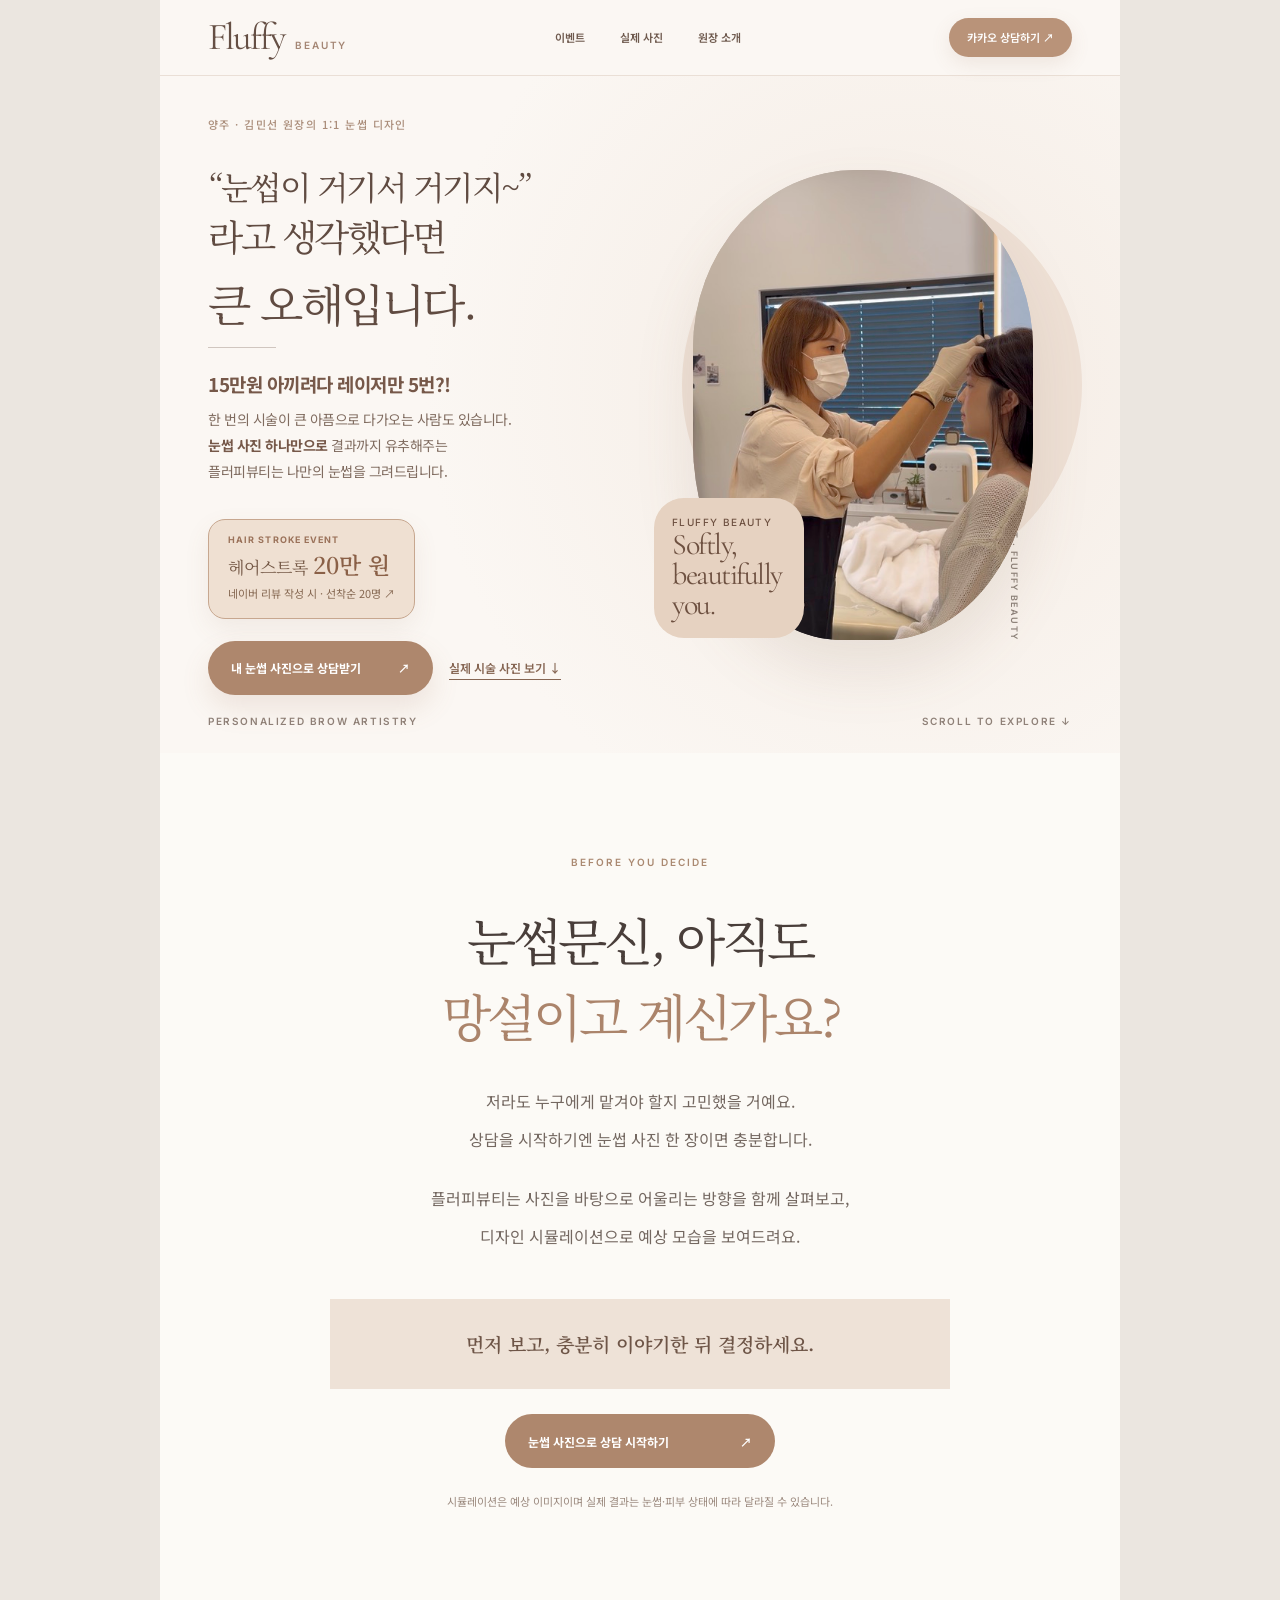
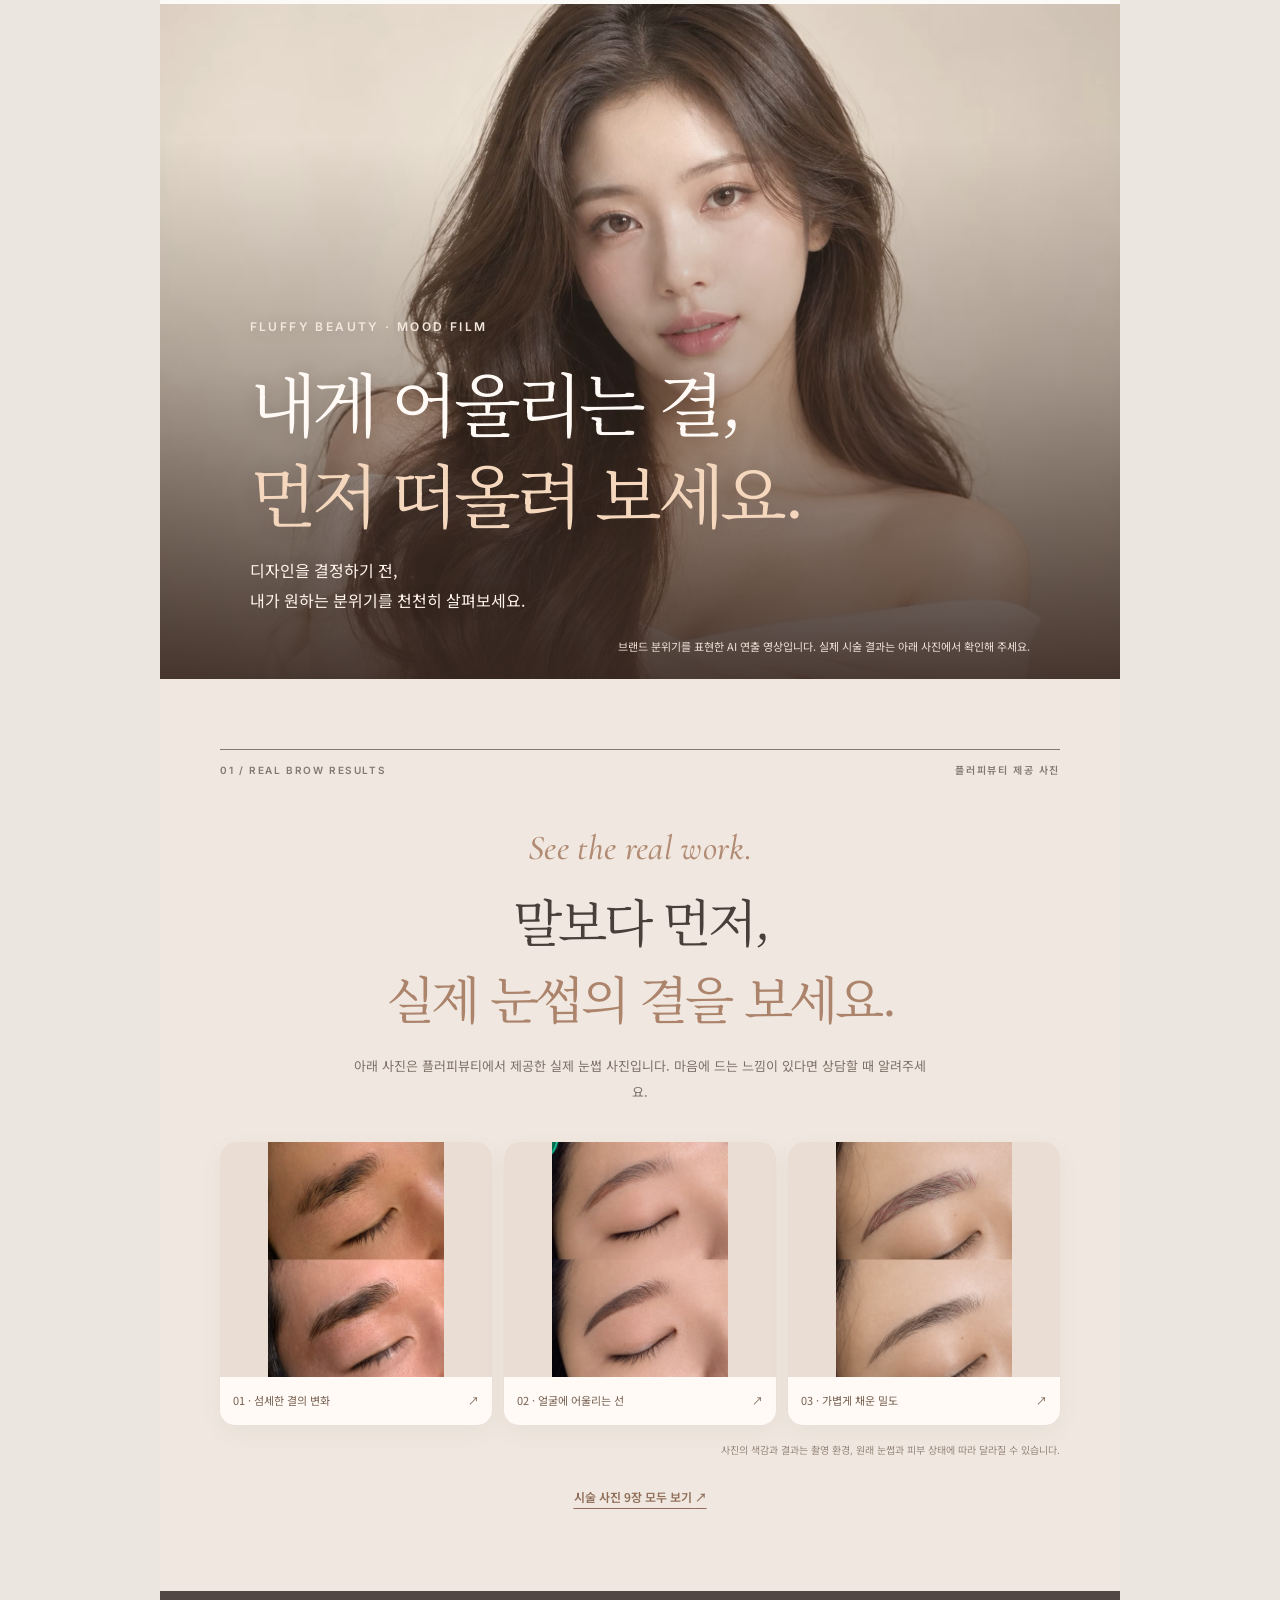
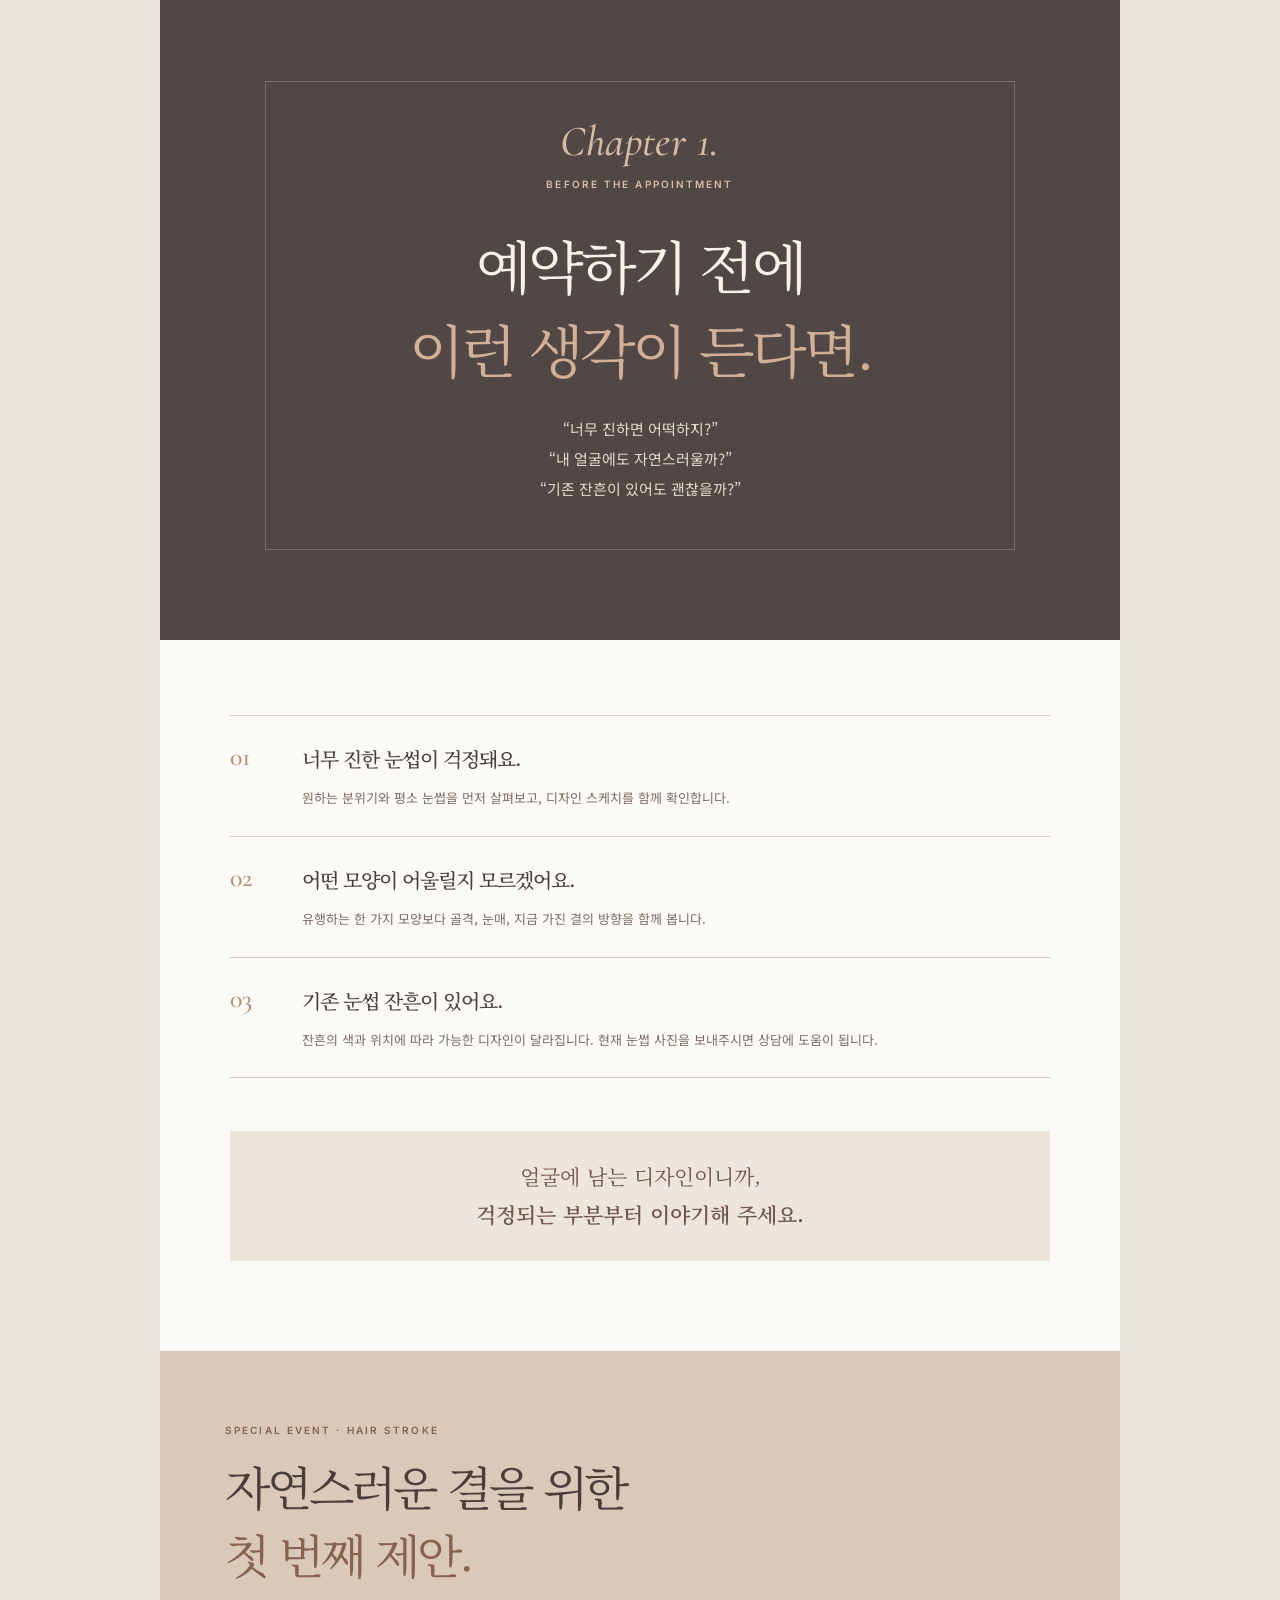
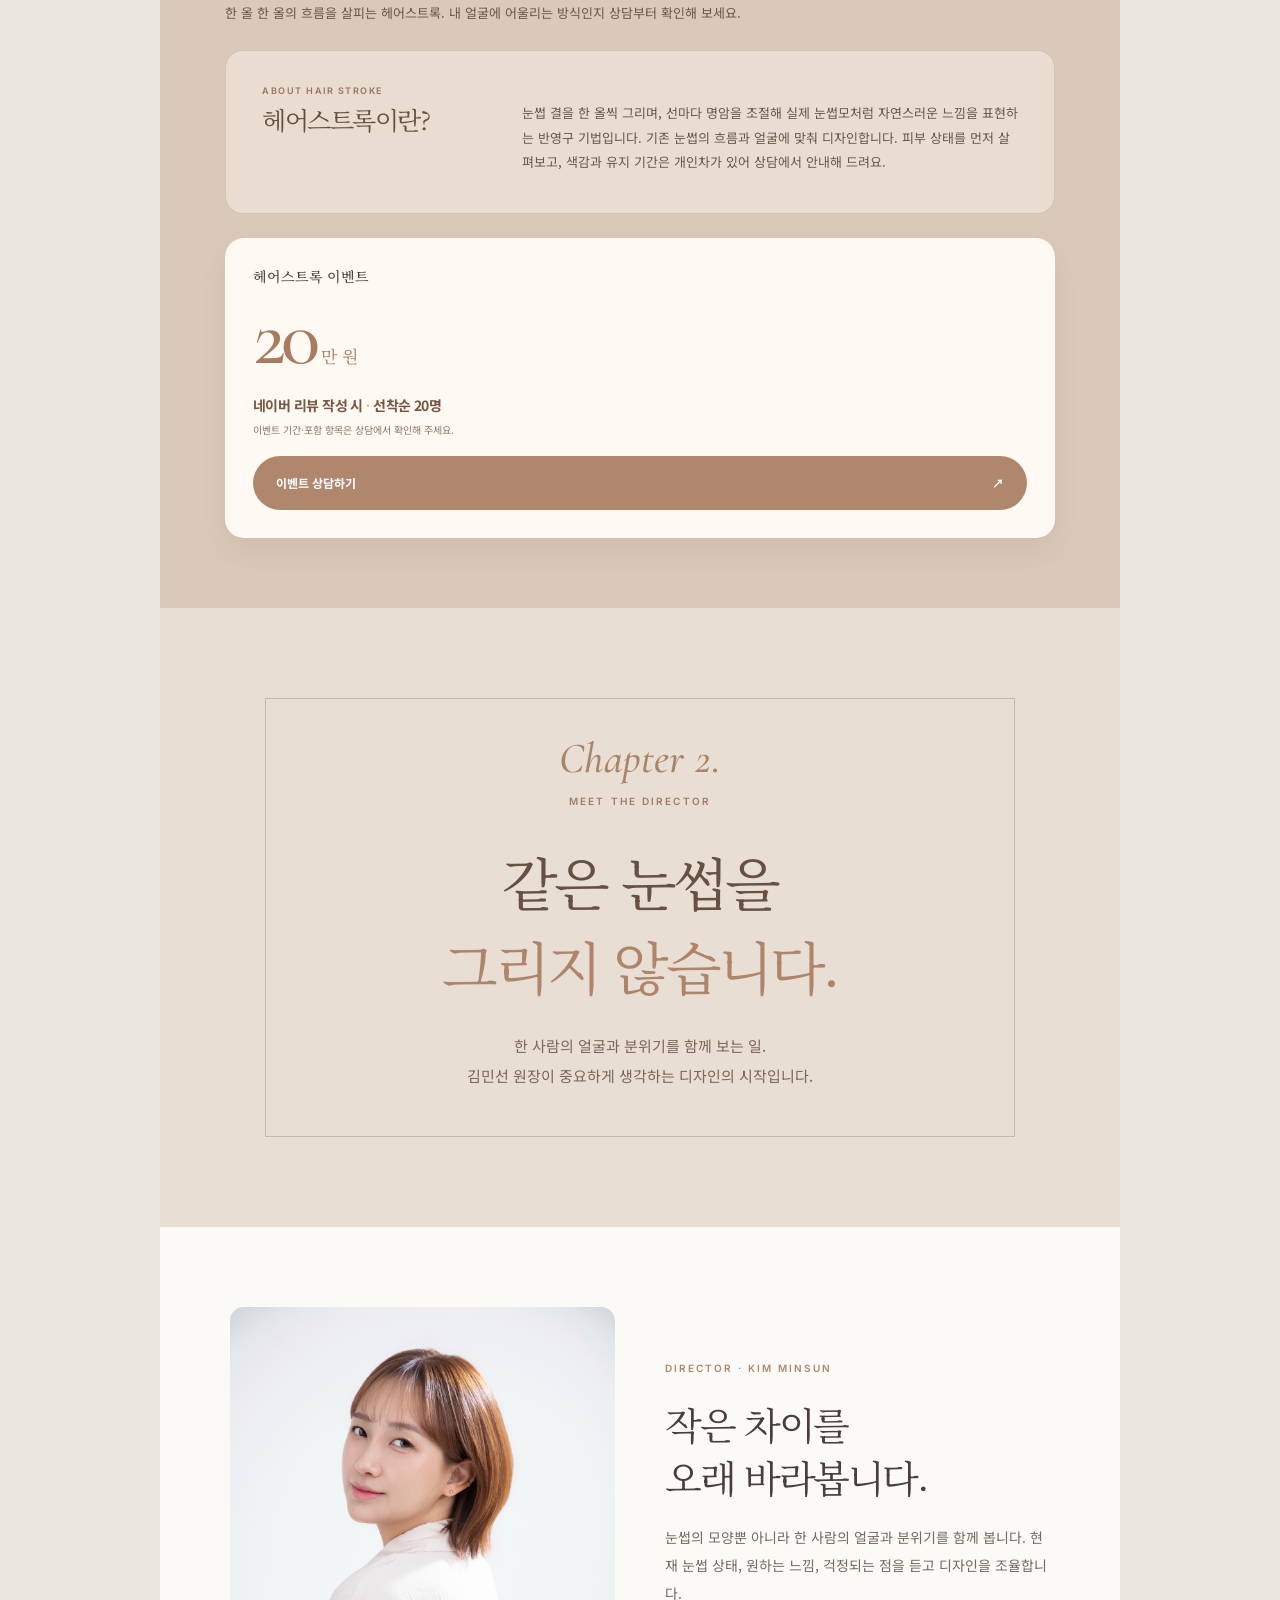
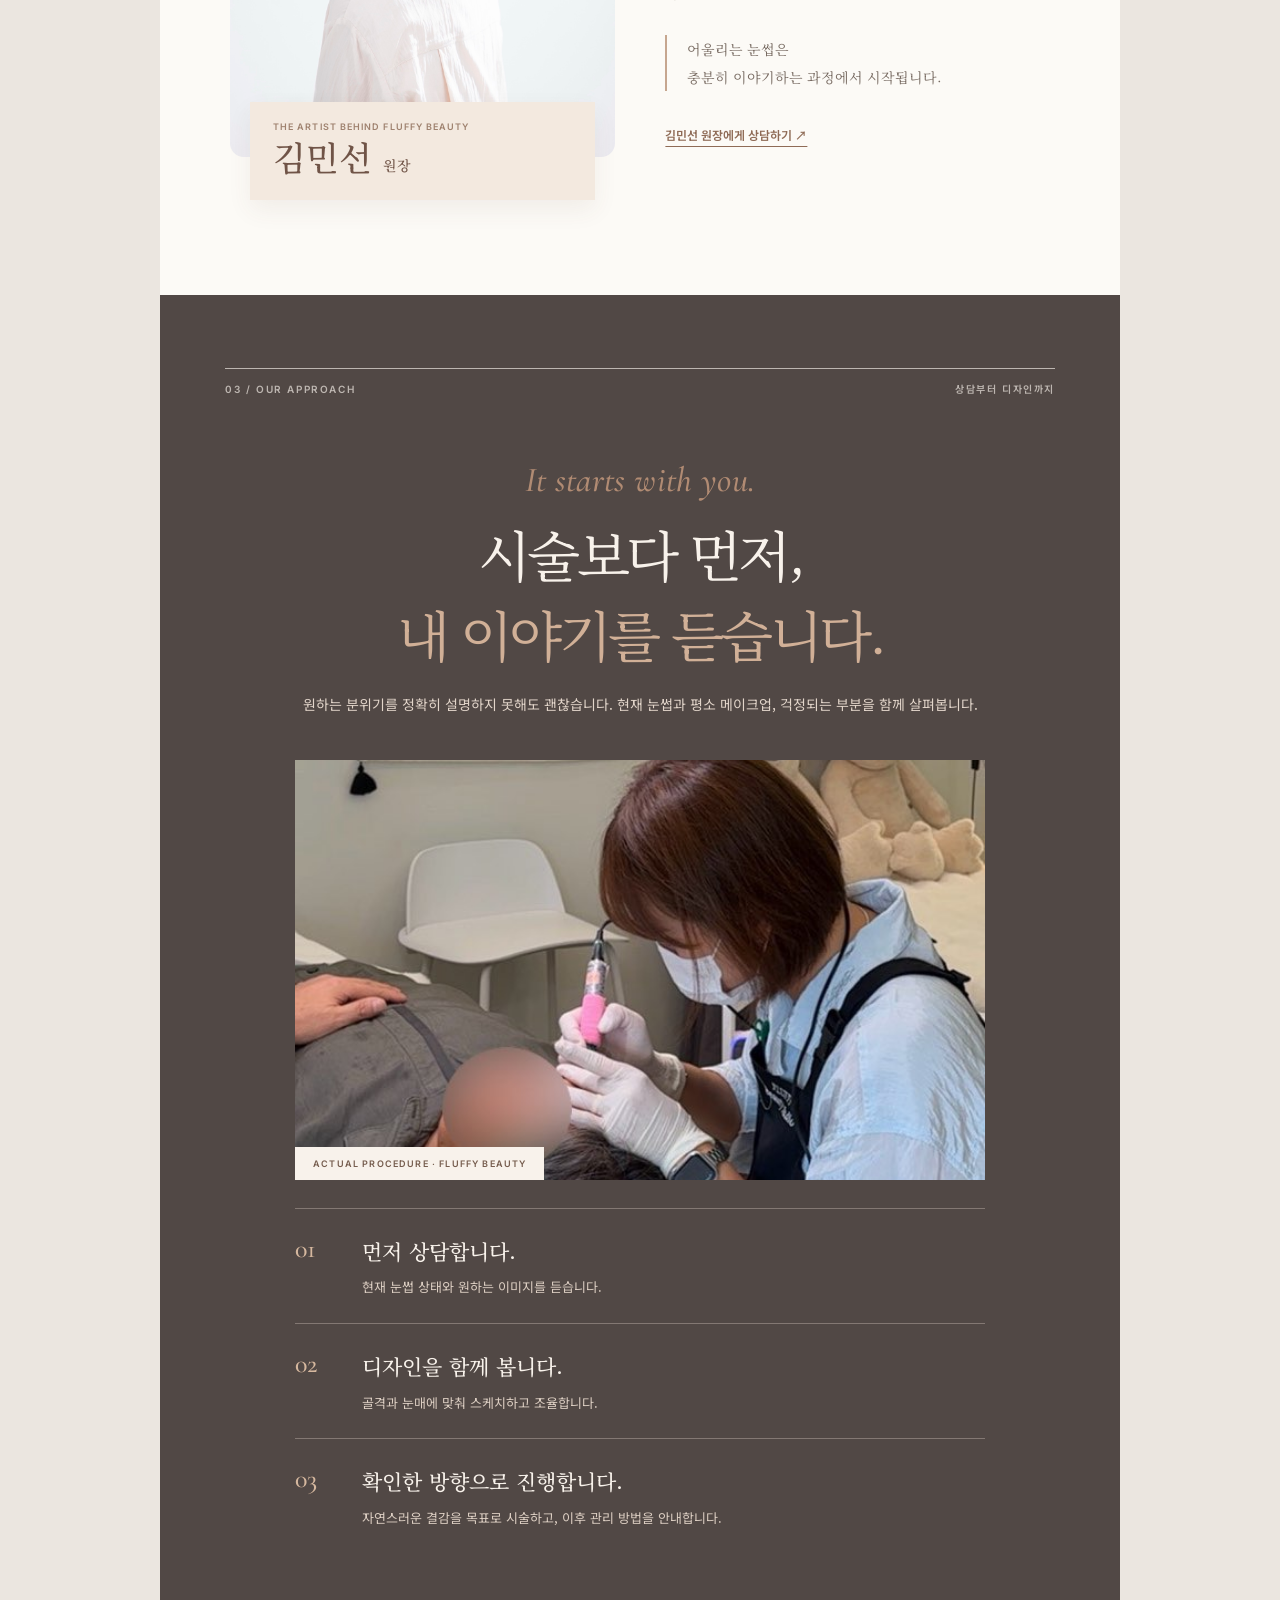
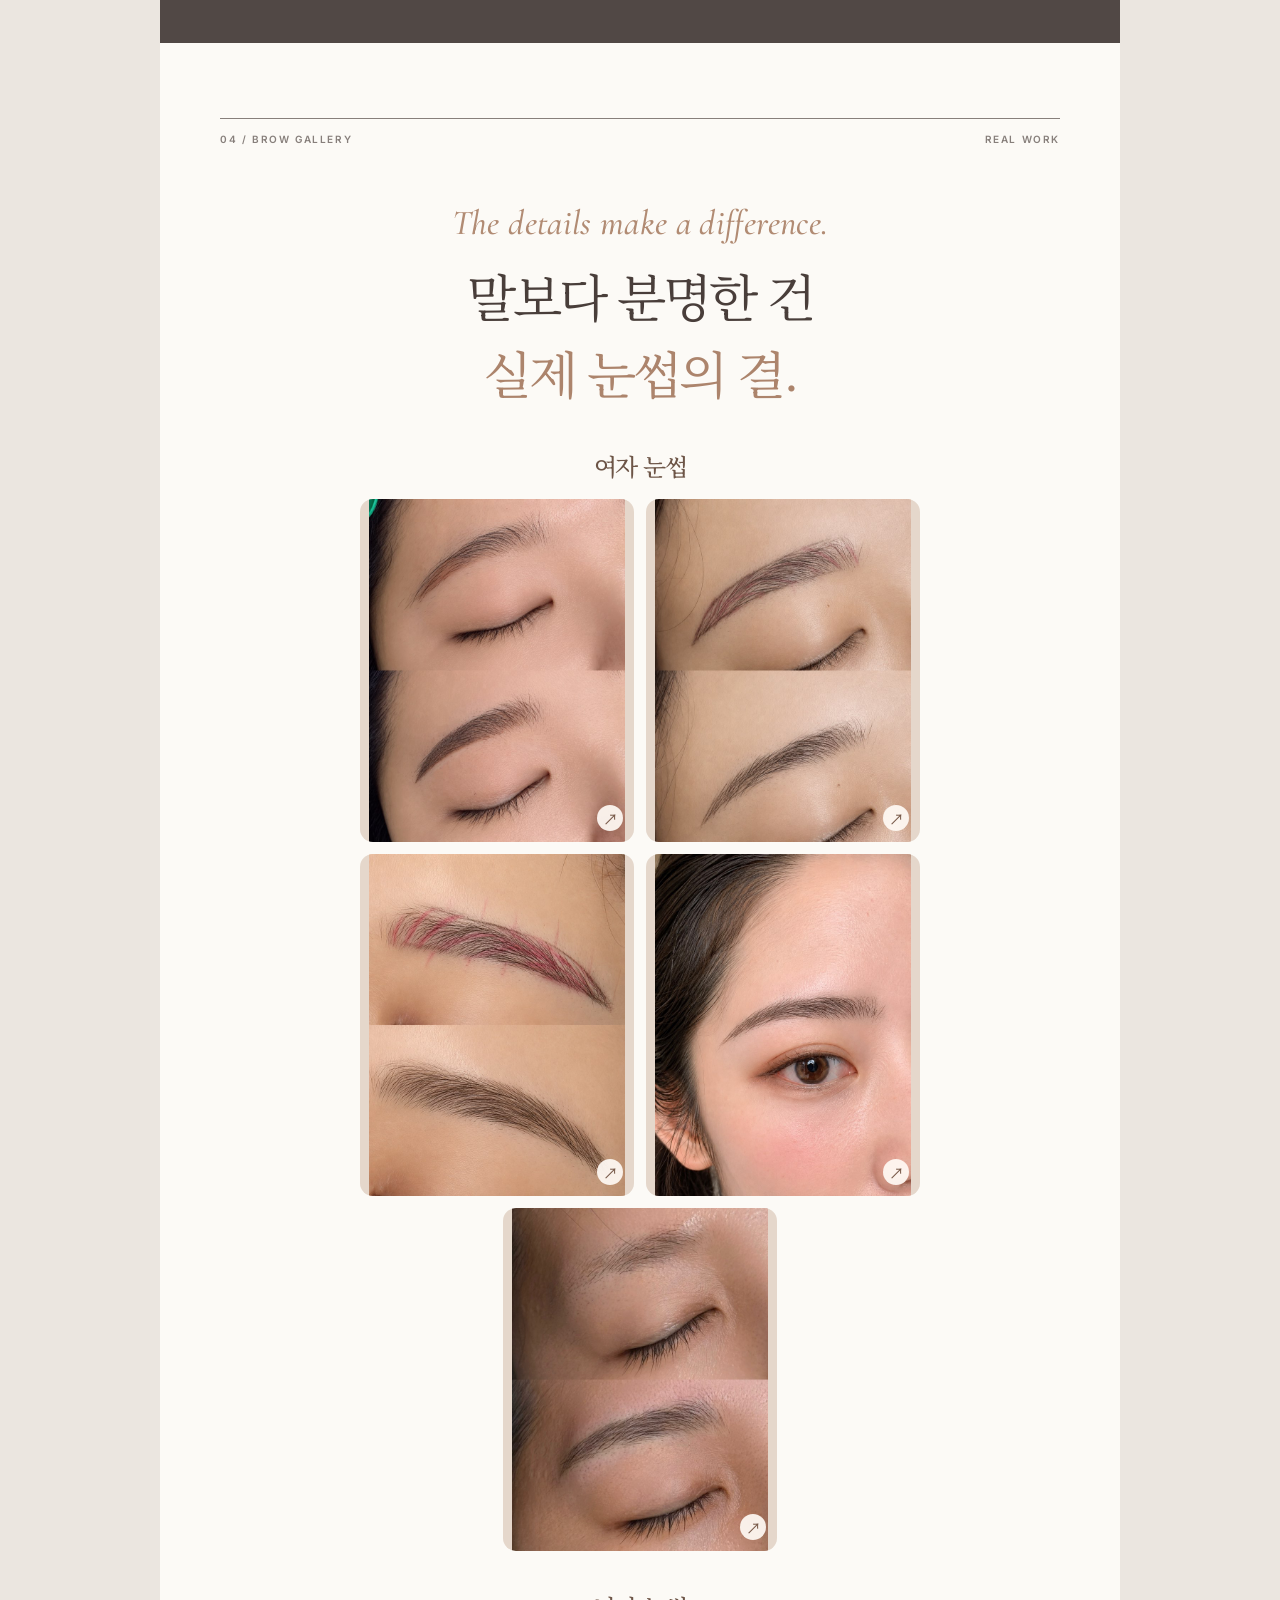
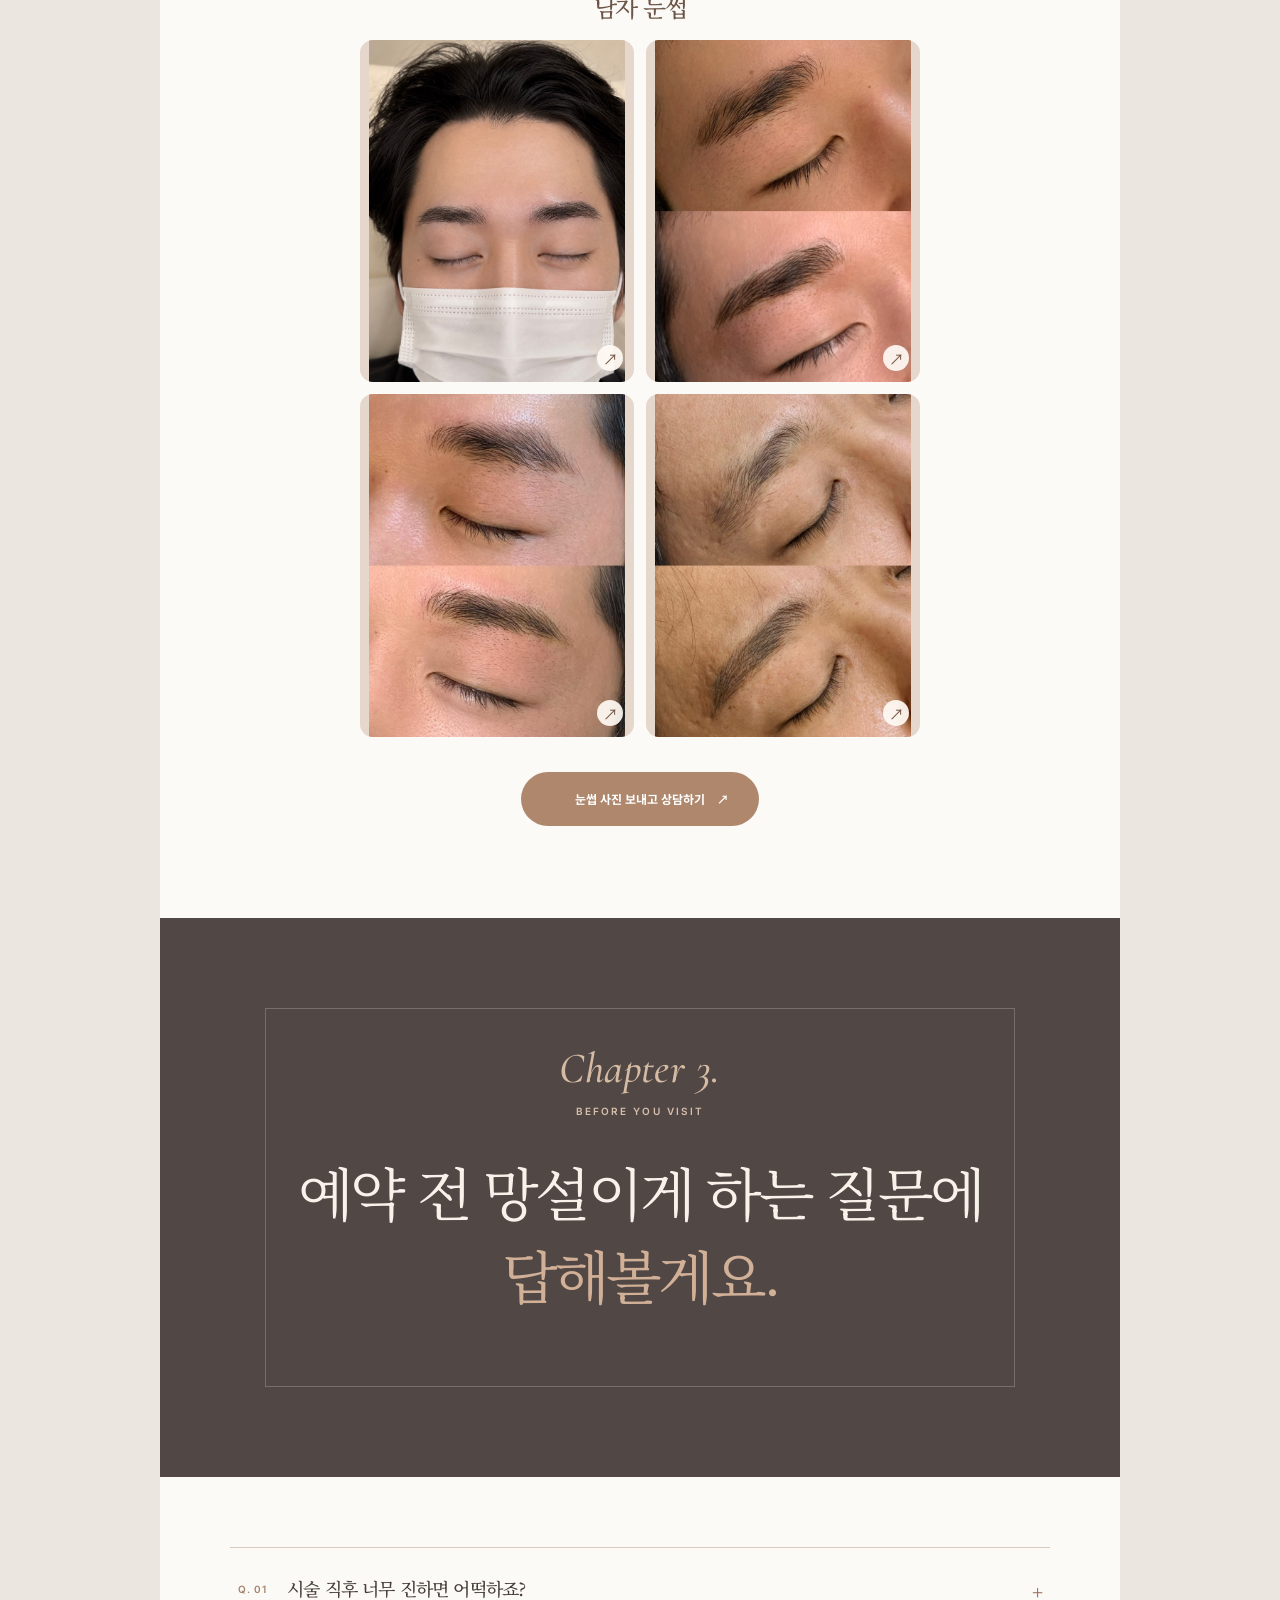
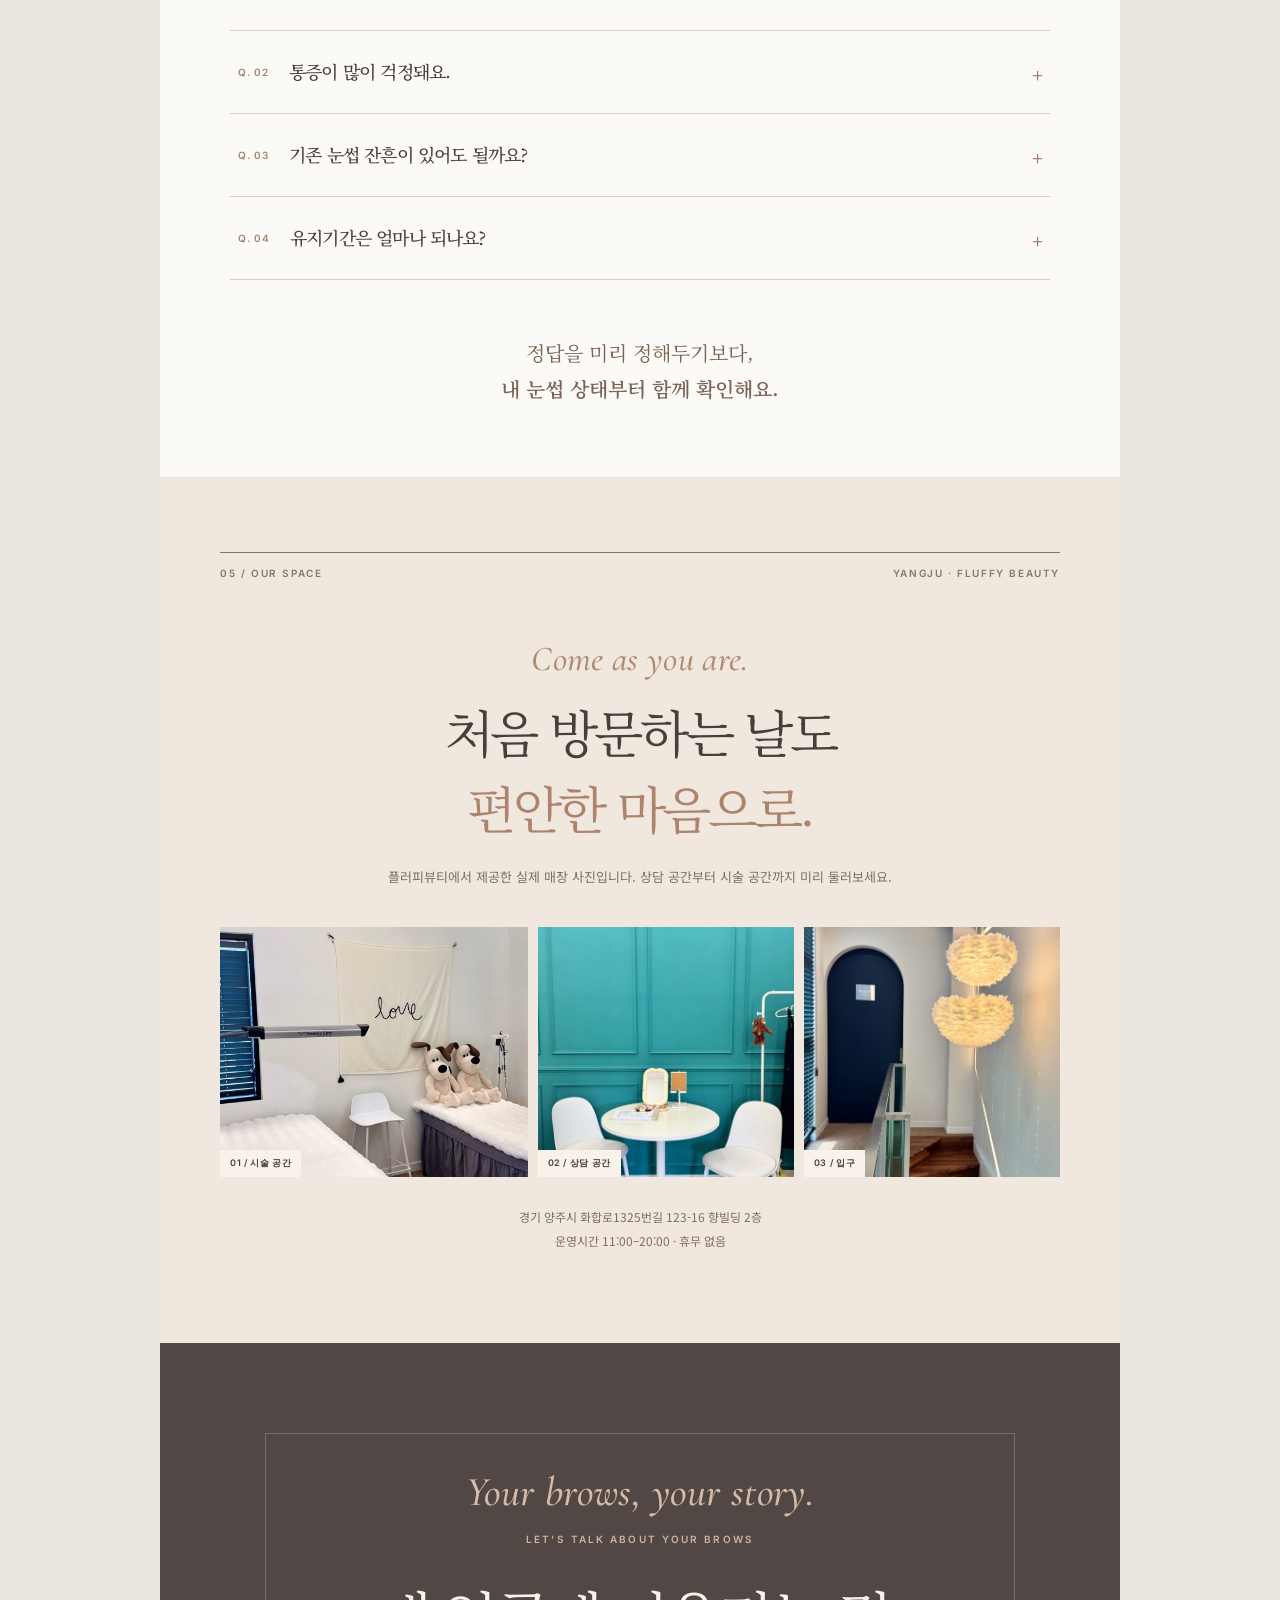
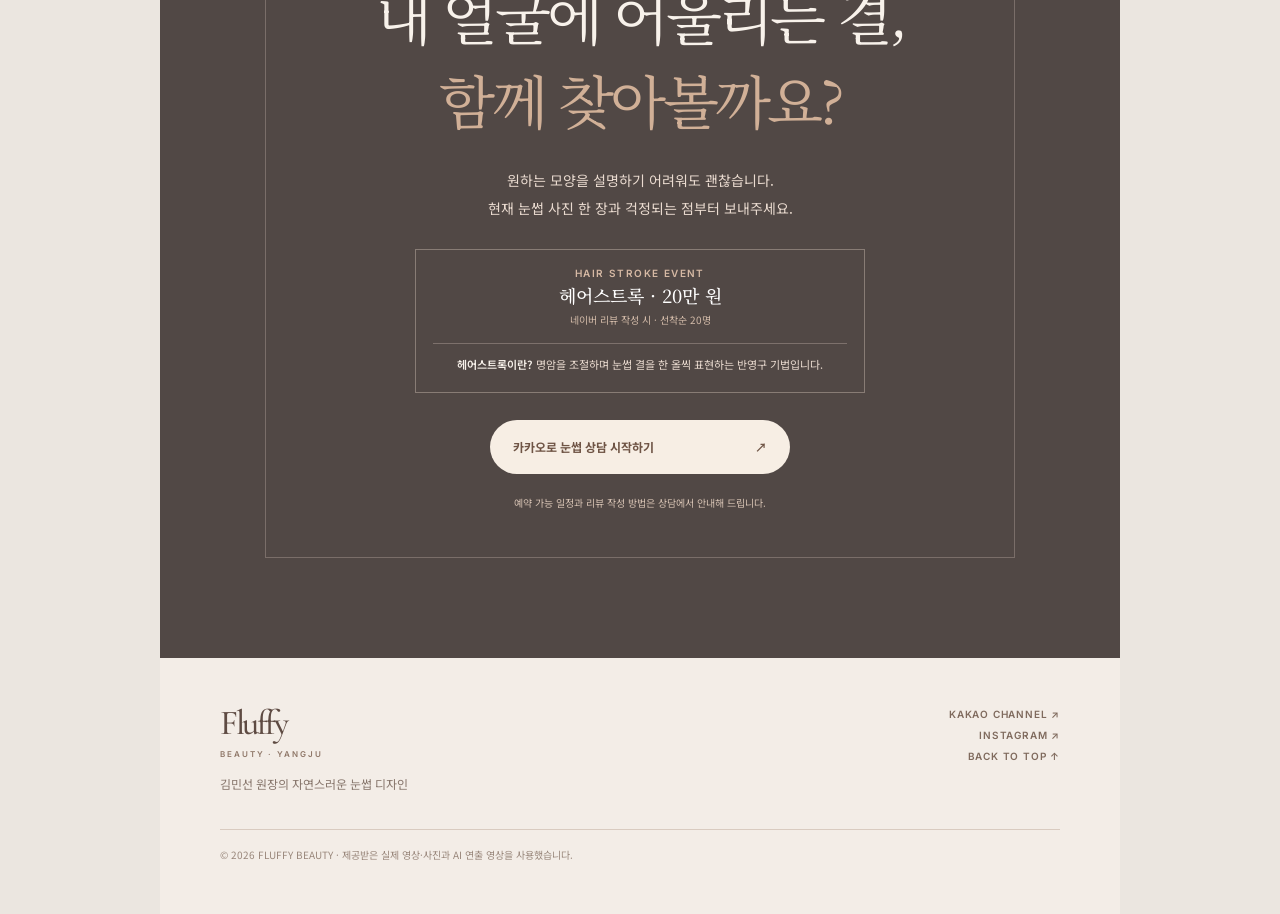
<file: index.html>
<!doctype html>
<html lang="ko">
<head>
  <meta charset="utf-8">
  <meta name="viewport" content="width=device-width, initial-scale=1">
  <meta name="theme-color" content="#f1ece6">
  <meta name="description" content="김민선 원장의 1:1 눈썹 디자인. 실제 시술 사진을 보고, 내 얼굴에 어울리는 결을 상담해보세요.">
  <meta name="robots" content="noindex, nofollow">
  <title>자연스럽게, 나답게 | 플러피뷰티 김민선 원장</title>
  <meta property="og:type" content="website">
  <meta property="og:site_name" content="플러피뷰티">
  <meta property="og:title" content="자연스럽게, 나답게 | 플러피뷰티 김민선 원장">
  <meta property="og:description" content="김민선 원장의 1:1 눈썹 디자인. 실제 시술 사진을 보고, 내 얼굴에 어울리는 결을 상담해보세요.">
  <meta property="og:image" content="https://dldpdls1020.github.io/fluffy-beauty-preview/ai-mood-film-preview-open-eyes.png">
  <meta property="og:image:width" content="1280">
  <meta property="og:image:height" content="960">
  <meta property="og:image:alt" content="눈을 뜨고 카메라를 바라보는 플러피뷰티 AI 연출 영상 장면">
  <meta name="twitter:card" content="summary_large_image">
  <meta name="twitter:image" content="https://dldpdls1020.github.io/fluffy-beauty-preview/ai-mood-film-preview-open-eyes.png">
  <!-- Meta Pixel Code -->
  <script>
    !function(f,b,e,v,n,t,s)
    {if(f.fbq)return;n=f.fbq=function(){n.callMethod?
    n.callMethod.apply(n,arguments):n.queue.push(arguments)};
    if(!f._fbq)f._fbq=n;n.push=n;n.loaded=!0;n.version='2.0';
    n.queue=[];t=b.createElement(e);t.async=!0;
    t.src=v;s=b.getElementsByTagName(e)[0];
    s.parentNode.insertBefore(t,s)}(window, document,'script',
    'https://connect.facebook.net/en_US/fbevents.js');
    fbq('init', '1707051907661422');
    fbq('track', 'PageView');
  </script>
  <!-- End Meta Pixel Code -->
  <script>
    // A fresh visit or refresh starts at the hero, even from an old section link.
    if ('scrollRestoration' in history) history.scrollRestoration = 'manual';
    if (location.hash) history.replaceState(history.state, '', location.pathname + location.search);
    window.addEventListener('pageshow', () => {
      const root = document.documentElement;
      const previousBehavior = root.style.scrollBehavior;
      root.style.scrollBehavior = 'auto';
      window.scrollTo(0, 0);
      root.style.scrollBehavior = previousBehavior;
    });
  </script>
  <link rel="preconnect" href="https://fonts.googleapis.com">
  <link rel="preconnect" href="https://fonts.gstatic.com" crossorigin>
  <link href="https://fonts.googleapis.com/css2?family=Cormorant+Garamond:wght@400;500;600&family=Inter:wght@400;500;600;700&family=Noto+Sans+KR:wght@300;400;500;600;700&family=Noto+Serif+KR:wght@400;500;600&display=swap" rel="stylesheet">
  <link rel="stylesheet" href="story.css?v=30">
  <script src="site.js?v=13" defer></script>
</head>
<body>
  <noscript><img height="1" width="1" style="display:none" src="https://www.facebook.com/tr?id=1707051907661422&amp;ev=PageView&amp;noscript=1" alt=""></noscript>
  <div class="page-shell">
    <header class="site-header original-header">
      <a class="brand" href="#top" aria-label="플러피뷰티 처음으로"><span>Fluffy</span><small>BEAUTY</small></a>
      <nav aria-label="주 메뉴"><a href="#event">이벤트</a><a href="#proof">실제 사진</a><a href="#director">원장 소개</a></nav>
      <a class="header-link" href="https://pf.kakao.com/_fGKin" target="_blank" rel="noopener noreferrer">카카오 상담하기 <span aria-hidden="true">↗</span></a>
    </header>

    <main>
      <section class="hero classic-hero" id="top" aria-labelledby="hero-title">
        <div class="classic-hero-inner">
          <div class="classic-hero-copy">
            <p class="classic-eyebrow">양주 · 김민선 원장의 1:1 눈썹 디자인</p>
            <h1 id="hero-title"><span class="hero-quote">“눈썹이 거기서 거기지~”</span><br><span class="hero-thought">라고 생각했다면</span><em>큰 오해입니다.</em></h1>
            <p class="classic-hero-intro"><strong class="hero-warning">15만원 아끼려다 레이저만 5번?!</strong>한 번의 시술이 큰 아픔으로 다가오는 사람도 있습니다.<br><strong class="hero-photo-emphasis">눈썹 사진 하나만으로</strong> 결과까지 유추해주는<br>플러피뷰티는 나만의 눈썹을 그려드립니다.</p>
            <a class="classic-hero-event" href="#event"><span>HAIR STROKE EVENT</span><strong>헤어스트록 <b>20만 원</b></strong><small>네이버 리뷰 작성 시 · 선착순 20명 <span aria-hidden="true">↗</span></small></a>
            <div class="classic-hero-actions"><a class="pill-button bronze" href="https://pf.kakao.com/_fGKin" target="_blank" rel="noopener noreferrer">내 눈썹 사진으로 상담받기 <span aria-hidden="true">↗</span></a><a class="under-link" href="#proof">실제 시술 사진 보기 ↓</a></div>
          </div>
          <div class="classic-hero-art">
            <span class="classic-hero-circle" aria-hidden="true"></span>
            <div class="classic-hero-photo"><video autoplay muted loop playsinline preload="auto" poster="director-hero-poster-20261008.jpg" aria-label="김민선 원장이 고객의 눈썹을 디자인하는 실제 영상"><source src="director-hero-20261008.mp4" type="video/mp4">영상을 재생할 수 없는 브라우저에서는 원장님의 시술 장면 이미지를 볼 수 있습니다.</video></div>
            <div class="classic-hero-note" aria-hidden="true"><span>FLUFFY BEAUTY</span><b>Softly,<br>beautifully you.</b></div>
            <span class="classic-vertical-label">REAL MOMENT · FLUFFY BEAUTY</span>
          </div>
        </div>
        <div class="classic-hero-bottom"><span>PERSONALIZED BROW ARTISTRY</span><a href="#opening-title">SCROLL TO EXPLORE ↓</a></div>
      </section>

      <section class="opening paper" aria-labelledby="opening-title">
        <p class="section-index" data-reveal>BEFORE YOU DECIDE</p>
        <h2 id="opening-title" data-reveal>눈썹문신, 아직도<br><span>망설이고 계신가요?</span></h2>
        <p class="opening-copy" data-reveal>저라도 누구에게 맡겨야 할지 고민했을 거예요.<br>상담을 시작하기엔 눈썹 사진 한 장이면 충분합니다.</p>
        <p class="opening-copy opening-simulation" data-reveal>플러피뷰티는 사진을 바탕으로 어울리는 방향을 함께 살펴보고,<br>디자인 시뮬레이션으로 예상 모습을 보여드려요.</p>
        <div class="opening-statement" data-reveal><p><strong>먼저 보고, 충분히 이야기한 뒤 결정하세요.</strong></p></div>
        <div class="opening-actions" data-reveal><a class="pill-button bronze" href="https://pf.kakao.com/_fGKin" target="_blank" rel="noopener noreferrer">눈썹 사진으로 상담 시작하기 <span aria-hidden="true">↗</span></a></div>
        <p class="simulation-note" data-reveal>시뮬레이션은 예상 이미지이며 실제 결과는 눈썹·피부 상태에 따라 달라질 수 있습니다.</p>
      </section>

      <section class="mood-film-section paper" aria-labelledby="mood-film-title">
        <figure class="mood-film" data-reveal>
          <div class="mood-film-frame">
            <video muted loop playsinline preload="none" poster="ai-mood-film-preview-open-eyes.png" aria-label="플러피뷰티의 분위기를 표현한 연출 영상"><source src="ai-mood-film.mp4" type="video/mp4">영상을 재생할 수 없는 브라우저에서는 표지 이미지를 볼 수 있습니다.</video>
            <div class="mood-film-copy">
              <p class="section-index">FLUFFY BEAUTY · MOOD FILM</p>
              <h2 id="mood-film-title">내게 어울리는 결,<br><em>먼저 떠올려 보세요.</em></h2>
              <p>디자인을 결정하기 전,<br>내가 원하는 분위기를 천천히 살펴보세요.</p>
            </div>
          </div>
          <figcaption>브랜드 분위기를 표현한 AI 연출 영상입니다. 실제 시술 결과는 아래 사진에서 확인해 주세요.</figcaption>
        </figure>
      </section>

      <section class="proof-section" id="proof" aria-labelledby="proof-title">
        <div class="section-top"><span>01 / REAL BROW RESULTS</span><span>플러피뷰티 제공 사진</span></div>
        <div class="proof-head" data-reveal><p class="chapter-script">See the real work.</p><h2 id="proof-title">말보다 먼저,<br><em>실제 눈썹의 결을 보세요.</em></h2><p>아래 사진은 플러피뷰티에서 제공한 실제 눈썹 사진입니다. 마음에 드는 느낌이 있다면 상담할 때 알려주세요.</p></div>
        <div class="proof-grid">
          <button type="button" class="proof-shot" aria-label="실제 눈썹 사진 1번 크게 보기" data-reveal><img src="brow-result-01.jpeg" alt="위아래로 배치된 눈썹 디자인 비교 사진" loading="lazy"><span>01 · 섬세한 결의 변화 <b>↗</b></span></button>
          <button type="button" class="proof-shot" aria-label="실제 눈썹 사진 2번 크게 보기" data-reveal><img src="brow-result-03.jpeg" alt="눈썹 밀도의 변화를 보여주는 비교 사진" loading="lazy"><span>02 · 얼굴에 어울리는 선 <b>↗</b></span></button>
          <button type="button" class="proof-shot" aria-label="실제 눈썹 사진 3번 크게 보기" data-reveal><img src="brow-result-05.jpeg" alt="눈썹 결이 보이는 두 장의 클로즈업 사진" loading="lazy"><span>03 · 가볍게 채운 밀도 <b>↗</b></span></button>
        </div>
        <p class="image-note">사진의 색감과 결과는 촬영 환경, 원래 눈썹과 피부 상태에 따라 달라질 수 있습니다.</p>
        <a class="under-link" href="#portfolio">시술 사진 9장 모두 보기 <span aria-hidden="true">↗</span></a>
      </section>

      <section class="chapter-panel dark" id="concerns" aria-labelledby="concerns-title">
        <div class="chapter-frame" data-reveal><p class="chapter-script">Chapter 1.</p><p class="chapter-label">BEFORE THE APPOINTMENT</p><h2 id="concerns-title">예약하기 전에<br><em>이런 생각이 든다면.</em></h2><p>“너무 진하면 어떡하지?”<br>“내 얼굴에도 자연스러울까?”<br>“기존 잔흔이 있어도 괜찮을까?”</p></div>
      </section>
      <section class="concerns-detail paper" aria-label="상담에서 함께 확인할 고민">
        <div class="concern-card" data-reveal><span>01</span><div><h3>너무 진한 눈썹이 걱정돼요.</h3><p>원하는 분위기와 평소 눈썹을 먼저 살펴보고, 디자인 스케치를 함께 확인합니다.</p></div></div>
        <div class="concern-card" data-reveal><span>02</span><div><h3>어떤 모양이 어울릴지 모르겠어요.</h3><p>유행하는 한 가지 모양보다 골격, 눈매, 지금 가진 결의 방향을 함께 봅니다.</p></div></div>
        <div class="concern-card" data-reveal><span>03</span><div><h3>기존 눈썹 잔흔이 있어요.</h3><p>잔흔의 색과 위치에 따라 가능한 디자인이 달라집니다. 현재 눈썹 사진을 보내주시면 상담에 도움이 됩니다.</p></div></div>
        <div class="story-callout" data-reveal>얼굴에 남는 디자인이니까,<br><strong>걱정되는 부분부터 이야기해 주세요.</strong></div>
      </section>

      <section class="event-section" id="event" aria-labelledby="event-title">
        <div class="event-inner" data-reveal>
          <div class="event-intro"><p class="chapter-label">SPECIAL EVENT · HAIR STROKE</p><h2 id="event-title">자연스러운 결을 위한<br><em>첫 번째 제안.</em></h2><p>한 올 한 올의 흐름을 살피는 헤어스트록. 내 얼굴에 어울리는 방식인지 상담부터 확인해 보세요.</p></div>
          <div class="event-explainer"><span>ABOUT HAIR STROKE</span><h3>헤어스트록이란?</h3><p>눈썹 결을 한 올씩 그리며, 선마다 명암을 조절해 실제 눈썹모처럼 자연스러운 느낌을 표현하는 반영구 기법입니다. 기존 눈썹의 흐름과 얼굴에 맞춰 디자인합니다. 피부 상태를 먼저 살펴보고, 색감과 유지 기간은 개인차가 있어 상담에서 안내해 드려요.</p></div>
          <div class="event-price"><span>헤어스트록 이벤트</span><strong>20<small>만 원</small></strong><p class="event-condition">네이버 리뷰 작성 시 <b>·</b> 선착순 20명</p><p class="event-detail">이벤트 기간·포함 항목은 상담에서 확인해 주세요.</p><a class="pill-button bronze" href="https://pf.kakao.com/_fGKin" target="_blank" rel="noopener noreferrer">이벤트 상담하기 <span aria-hidden="true">↗</span></a></div>
        </div>
      </section>

      <section class="chapter-panel warm" id="director" aria-labelledby="director-title">
        <div class="chapter-frame" data-reveal><p class="chapter-script">Chapter 2.</p><p class="chapter-label">MEET THE DIRECTOR</p><h2 id="director-title">같은 눈썹을<br><em>그리지 않습니다.</em></h2><p>한 사람의 얼굴과 분위기를 함께 보는 일.<br>김민선 원장이 중요하게 생각하는 디자인의 시작입니다.</p></div>
      </section>
      <section class="director-story paper" aria-label="김민선 원장 소개">
        <figure class="director-photo" data-reveal><img src="director-photo-20261005.jpeg" alt="플러피뷰티 김민선 원장 프로필 사진" loading="lazy"><figcaption><span>THE ARTIST BEHIND FLUFFY BEAUTY</span><strong>김민선 <small>원장</small></strong></figcaption></figure>
        <div class="director-text" data-reveal><p class="section-index">DIRECTOR · KIM MINSUN</p><h3>작은 차이를<br>오래 바라봅니다.</h3><p>눈썹의 모양뿐 아니라 한 사람의 얼굴과 분위기를 함께 봅니다. 현재 눈썹 상태, 원하는 느낌, 걱정되는 점을 듣고 디자인을 조율합니다.</p><p class="director-thought">어울리는 눈썹은<br>충분히 이야기하는 과정에서 시작됩니다.</p><a class="under-link" href="https://pf.kakao.com/_fGKin" target="_blank" rel="noopener noreferrer">김민선 원장에게 상담하기 ↗</a></div>
      </section>

      <section class="process-section dark" id="approach" aria-labelledby="approach-title">
        <div class="section-top"><span>03 / OUR APPROACH</span><span>상담부터 디자인까지</span></div>
        <div class="process-head" data-reveal><p class="chapter-script">It starts with you.</p><h2 id="approach-title">시술보다 먼저,<br><em>내 이야기를 듣습니다.</em></h2><p>원하는 분위기를 정확히 설명하지 못해도 괜찮습니다. 현재 눈썹과 평소 메이크업, 걱정되는 부분을 함께 살펴봅니다.</p></div>
        <div class="process-photo" data-reveal><img src="procedure-photo.jpeg" alt="김민선 원장이 고객의 눈썹을 시술하는 실제 모습" loading="lazy"><span>ACTUAL PROCEDURE · FLUFFY BEAUTY</span></div>
        <div class="process-list">
          <article data-reveal><span>01</span><div><h3>먼저 상담합니다.</h3><p>현재 눈썹 상태와 원하는 이미지를 듣습니다.</p></div></article>
          <article data-reveal><span>02</span><div><h3>디자인을 함께 봅니다.</h3><p>골격과 눈매에 맞춰 스케치하고 조율합니다.</p></div></article>
          <article data-reveal><span>03</span><div><h3>확인한 방향으로 진행합니다.</h3><p>자연스러운 결감을 목표로 시술하고, 이후 관리 방법을 안내합니다.</p></div></article>
        </div>
      </section>

      <section class="portfolio-section paper" id="portfolio" aria-labelledby="portfolio-title">
        <div class="section-top"><span>04 / BROW GALLERY</span><span>REAL WORK</span></div>
        <div class="portfolio-head" data-reveal><p class="chapter-script">The details make a difference.</p><h2 id="portfolio-title">말보다 분명한 건<br><em>실제 눈썹의 결.</em></h2></div>
        <div class="gallery-group" aria-labelledby="gallery-women-title">
          <h3 id="gallery-women-title">여자 눈썹</h3>
          <div class="gallery-grid">
            <button type="button" class="gallery-item" data-gallery-group="women" aria-label="여자 눈썹 사진 1 크게 보기" data-reveal><img src="brow-result-03.jpeg" alt="눈썹 밀도의 변화를 보여주는 비교 사진" loading="lazy"></button>
            <button type="button" class="gallery-item" data-gallery-group="women" aria-label="여자 눈썹 사진 2 크게 보기" data-reveal><img src="brow-result-05.jpeg" alt="눈썹 결이 보이는 두 장의 클로즈업 사진" loading="lazy"></button>
            <button type="button" class="gallery-item" data-gallery-group="women" aria-label="여자 눈썹 사진 3 크게 보기" data-reveal><img src="brow-result-09.jpeg" alt="디자인 선과 눈썹 결을 위아래로 비교한 사진" loading="lazy"></button>
            <button type="button" class="gallery-item" data-gallery-group="women" aria-label="여자 눈썹 사진 4 크게 보기" data-reveal><img src="brow-result-10.jpeg" alt="눈썹 디자인을 가까이서 보여주는 사진" loading="lazy"></button>
            <button type="button" class="gallery-item" data-gallery-group="women" aria-label="여자 눈썹 사진 5 크게 보기" data-reveal><img src="brow-result-07.jpeg" alt="눈썹 밀도와 라인을 비교한 사진" loading="lazy"></button>
          </div>
        </div>
        <div class="gallery-group gallery-group-men" aria-labelledby="gallery-men-title">
          <h3 id="gallery-men-title">남자 눈썹</h3>
          <div class="gallery-grid">
            <button type="button" class="gallery-item" data-gallery-group="men" aria-label="남자 눈썹 사진 1 크게 보기" data-reveal><img src="brow-result-08.jpeg" alt="마스크를 쓴 고객의 눈썹 디자인 사진" loading="lazy"></button>
            <button type="button" class="gallery-item" data-gallery-group="men" aria-label="남자 눈썹 사진 2 크게 보기" data-reveal><img src="brow-result-01.jpeg" alt="위아래로 배치된 눈썹 디자인 비교 사진" loading="lazy"></button>
            <button type="button" class="gallery-item" data-gallery-group="men" aria-label="남자 눈썹 사진 3 크게 보기" data-reveal><img src="brow-result-04.jpeg" alt="눈썹 모양을 위아래로 비교한 클로즈업 사진" loading="lazy"></button>
            <button type="button" class="gallery-item" data-gallery-group="men" aria-label="남자 눈썹 사진 4 크게 보기" data-reveal><img src="brow-result-06.jpeg" alt="남성 눈썹 디자인을 비교한 사진" loading="lazy"></button>
          </div>
        </div>
        <div class="gallery-outro" data-reveal><a class="pill-button bronze" href="https://pf.kakao.com/_fGKin" target="_blank" rel="noopener noreferrer"><span class="gallery-cta-label">눈썹 사진 보내고 상담하기</span><span class="gallery-cta-arrow" aria-hidden="true">↗</span></a></div>
      </section>

      <section class="chapter-panel dark" id="faq" aria-labelledby="faq-title">
        <div class="chapter-frame" data-reveal><p class="chapter-script">Chapter 3.</p><p class="chapter-label">BEFORE YOU VISIT</p><h2 id="faq-title">예약 전 망설이게 하는 질문에<br><em>답해볼게요.</em></h2></div>
      </section>
      <section class="faq-section paper" aria-label="자주 묻는 질문">
        <details data-reveal><summary><span>Q. 01</span>시술 직후 너무 진하면 어떡하죠?</summary><p>원하는 분위기와 현재 눈썹 상태를 먼저 확인하고 디자인 스케치를 함께 조율합니다. 시술 직후의 색감과 회복 과정에는 개인차가 있어 상담에서 안내합니다.</p></details>
        <details data-reveal><summary><span>Q. 02</span>통증이 많이 걱정돼요.</summary><p>느끼는 정도는 사람마다 다릅니다. 걱정되는 점을 상담 때 먼저 말씀해 주세요. 진행 중에도 상태를 확인합니다.</p></details>
        <details data-reveal><summary><span>Q. 03</span>기존 눈썹 잔흔이 있어도 될까요?</summary><p>잔흔의 색과 위치, 피부 상태에 따라 디자인 가능 범위가 달라집니다. 현재 눈썹 사진을 보내주시면 상담에 도움이 됩니다.</p></details>
        <details data-reveal><summary><span>Q. 04</span>유지기간은 얼마나 되나요?</summary><p>피부 상태와 생활 습관, 관리 방법에 따라 차이가 큽니다. 개인 상태를 살핀 뒤 상담에서 설명해 드립니다.</p></details>
        <div class="faq-outro" data-reveal>정답을 미리 정해두기보다,<br><strong>내 눈썹 상태부터 함께 확인해요.</strong></div>
      </section>

      <section class="space-section paper" id="space" aria-labelledby="space-title">
        <div class="section-top"><span>05 / OUR SPACE</span><span>YANGJU · FLUFFY BEAUTY</span></div>
        <div class="space-head" data-reveal><p class="chapter-script">Come as you are.</p><h2 id="space-title">처음 방문하는 날도<br><em>편안한 마음으로.</em></h2><p>플러피뷰티에서 제공한 실제 매장 사진입니다. 상담 공간부터 시술 공간까지 미리 둘러보세요.</p></div>
        <div class="space-grid"><figure data-reveal><img src="studio-room.jpeg" alt="따뜻한 조명과 시술 베드가 있는 플러피뷰티 공간" loading="lazy"><figcaption>01 / 시술 공간</figcaption></figure><figure data-reveal><img src="studio-consultation.jpeg" alt="청록색 벽 앞 테이블과 의자가 놓인 상담 공간" loading="lazy"><figcaption>02 / 상담 공간</figcaption></figure><figure data-reveal><img src="studio-entry.jpeg" alt="조명과 계단이 보이는 플러피뷰티 입구" loading="lazy"><figcaption>03 / 입구</figcaption></figure></div>
        <p class="address">경기 양주시 화합로1325번길 123-16 향빌딩 2층<br>운영시간 11:00–20:00 · 휴무 없음</p>
      </section>

      <section class="reservation dark" id="reservation" aria-labelledby="reservation-title">
        <div class="chapter-frame" data-reveal><p class="chapter-script">Your brows, your story.</p><p class="chapter-label">LET'S TALK ABOUT YOUR BROWS</p><h2 id="reservation-title">내 얼굴에 어울리는 결,<br><em>함께 찾아볼까요?</em></h2><p>원하는 모양을 설명하기 어려워도 괜찮습니다.<br>현재 눈썹 사진 한 장과 걱정되는 점부터 보내주세요.</p><div class="reservation-event"><span>HAIR STROKE EVENT</span><strong>헤어스트록 · 20만 원</strong><small>네이버 리뷰 작성 시 · 선착순 20명</small><p class="reservation-explainer"><b>헤어스트록이란?</b> 명암을 조절하며 눈썹 결을 한 올씩 표현하는 반영구 기법입니다.</p></div><a class="pill-button light" href="https://pf.kakao.com/_fGKin" target="_blank" rel="noopener noreferrer">카카오로 눈썹 상담 시작하기 <span aria-hidden="true">↗</span></a><p class="reservation-note">예약 가능 일정과 리뷰 작성 방법은 상담에서 안내해 드립니다.</p></div>
      </section>
    </main>

    <footer class="site-footer"><div><a class="brand" href="#top"><span>Fluffy</span><small>BEAUTY · YANGJU</small></a><p>김민선 원장의 자연스러운 눈썹 디자인</p></div><div><a href="https://pf.kakao.com/_fGKin" target="_blank" rel="noopener noreferrer">KAKAO CHANNEL ↗</a><a href="https://www.instagram.com/fluffy_pmu/" target="_blank" rel="noopener noreferrer">INSTAGRAM ↗</a><a href="#top">BACK TO TOP ↑</a></div><small>© 2026 FLUFFY BEAUTY · 제공받은 실제 영상·사진과 AI 연출 영상을 사용했습니다.</small></footer>
  </div>

  <dialog class="gallery-dialog" id="gallery-dialog" aria-label="눈썹 사진 갤러리"><div class="gallery-dialog-inner"><button type="button" class="gallery-close" aria-label="갤러리 닫기">×</button><div class="gallery-stage"><button type="button" class="gallery-arrow gallery-prev" aria-label="이전 사진">‹</button><img id="gallery-large" alt=""><button type="button" class="gallery-arrow gallery-next" aria-label="다음 사진">›</button></div><div class="gallery-dialog-caption"><span id="gallery-count" aria-live="polite"></span><small>좌우 버튼 또는 화면 넘기기로 다른 사진을 볼 수 있습니다.</small></div></div></dialog>
  <nav class="mobile-cta" aria-label="빠른 상담과 예약">
    <a class="mobile-cta-kakao" href="https://pf.kakao.com/_fGKin" target="_blank" rel="noopener noreferrer" aria-label="사진 상담 문의"><span class="mobile-cta-label" aria-hidden="true"><span>사진</span><span>상담</span><span>문의</span></span></a>
    <a class="mobile-cta-naver" href="https://booking.naver.com/booking/13/bizes/1577232/items/7355937" target="_blank" rel="noopener noreferrer" aria-label="네이버 예약"><span class="mobile-cta-label" aria-hidden="true"><span>네이버</span><span>예약</span></span></a>
  </nav>
</body>
</html>
</file>
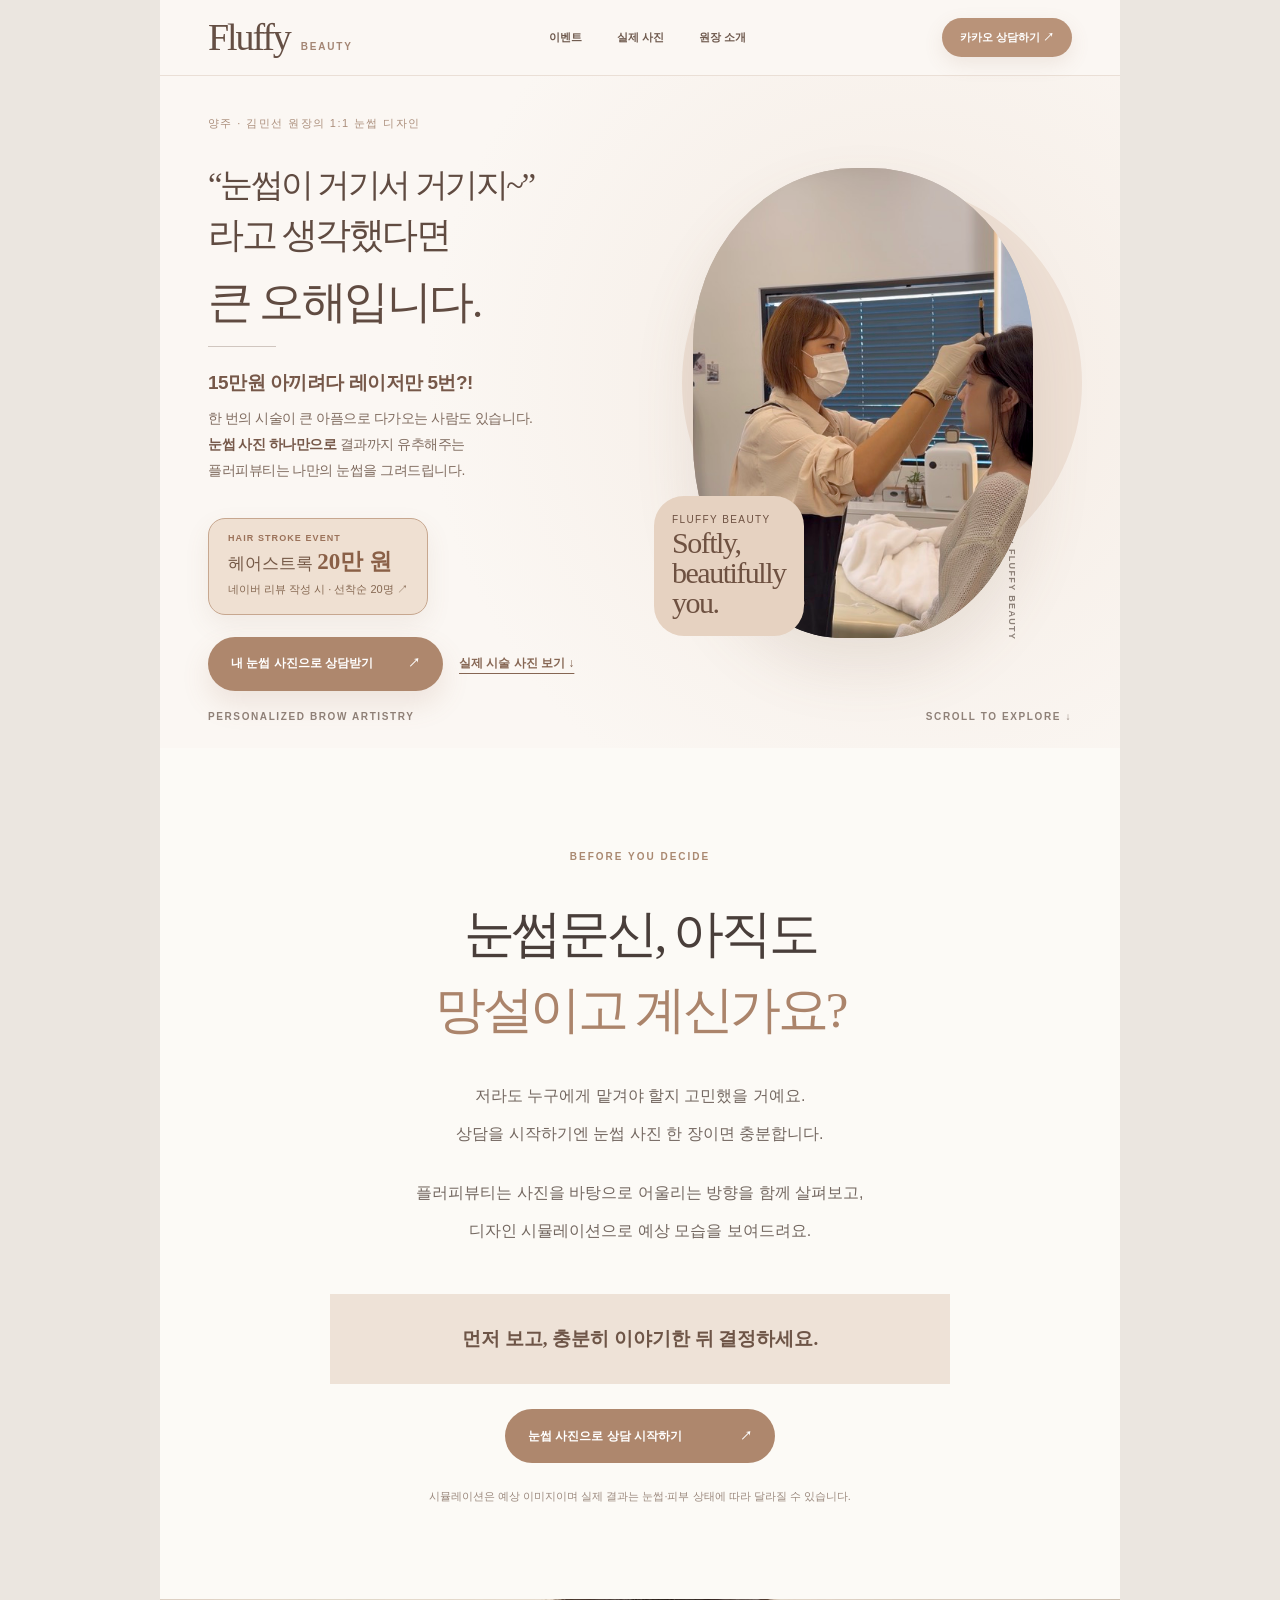
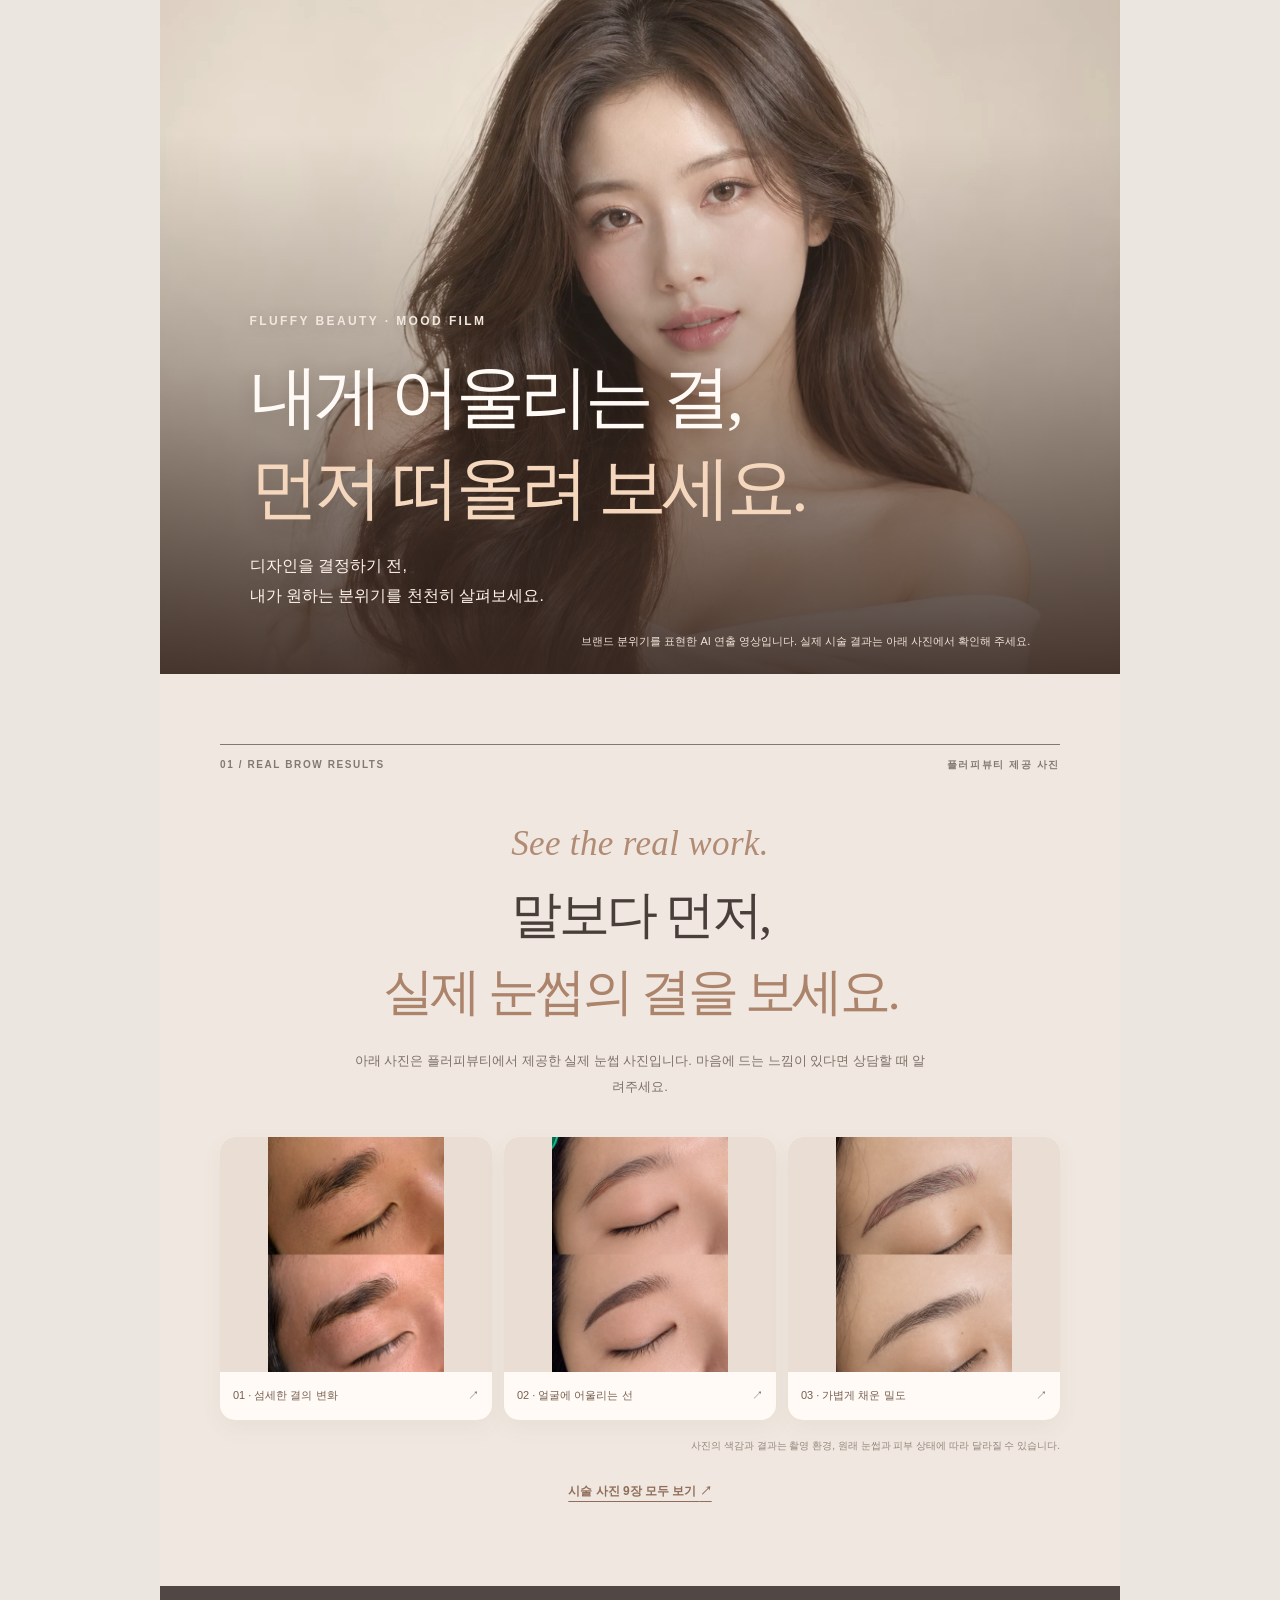
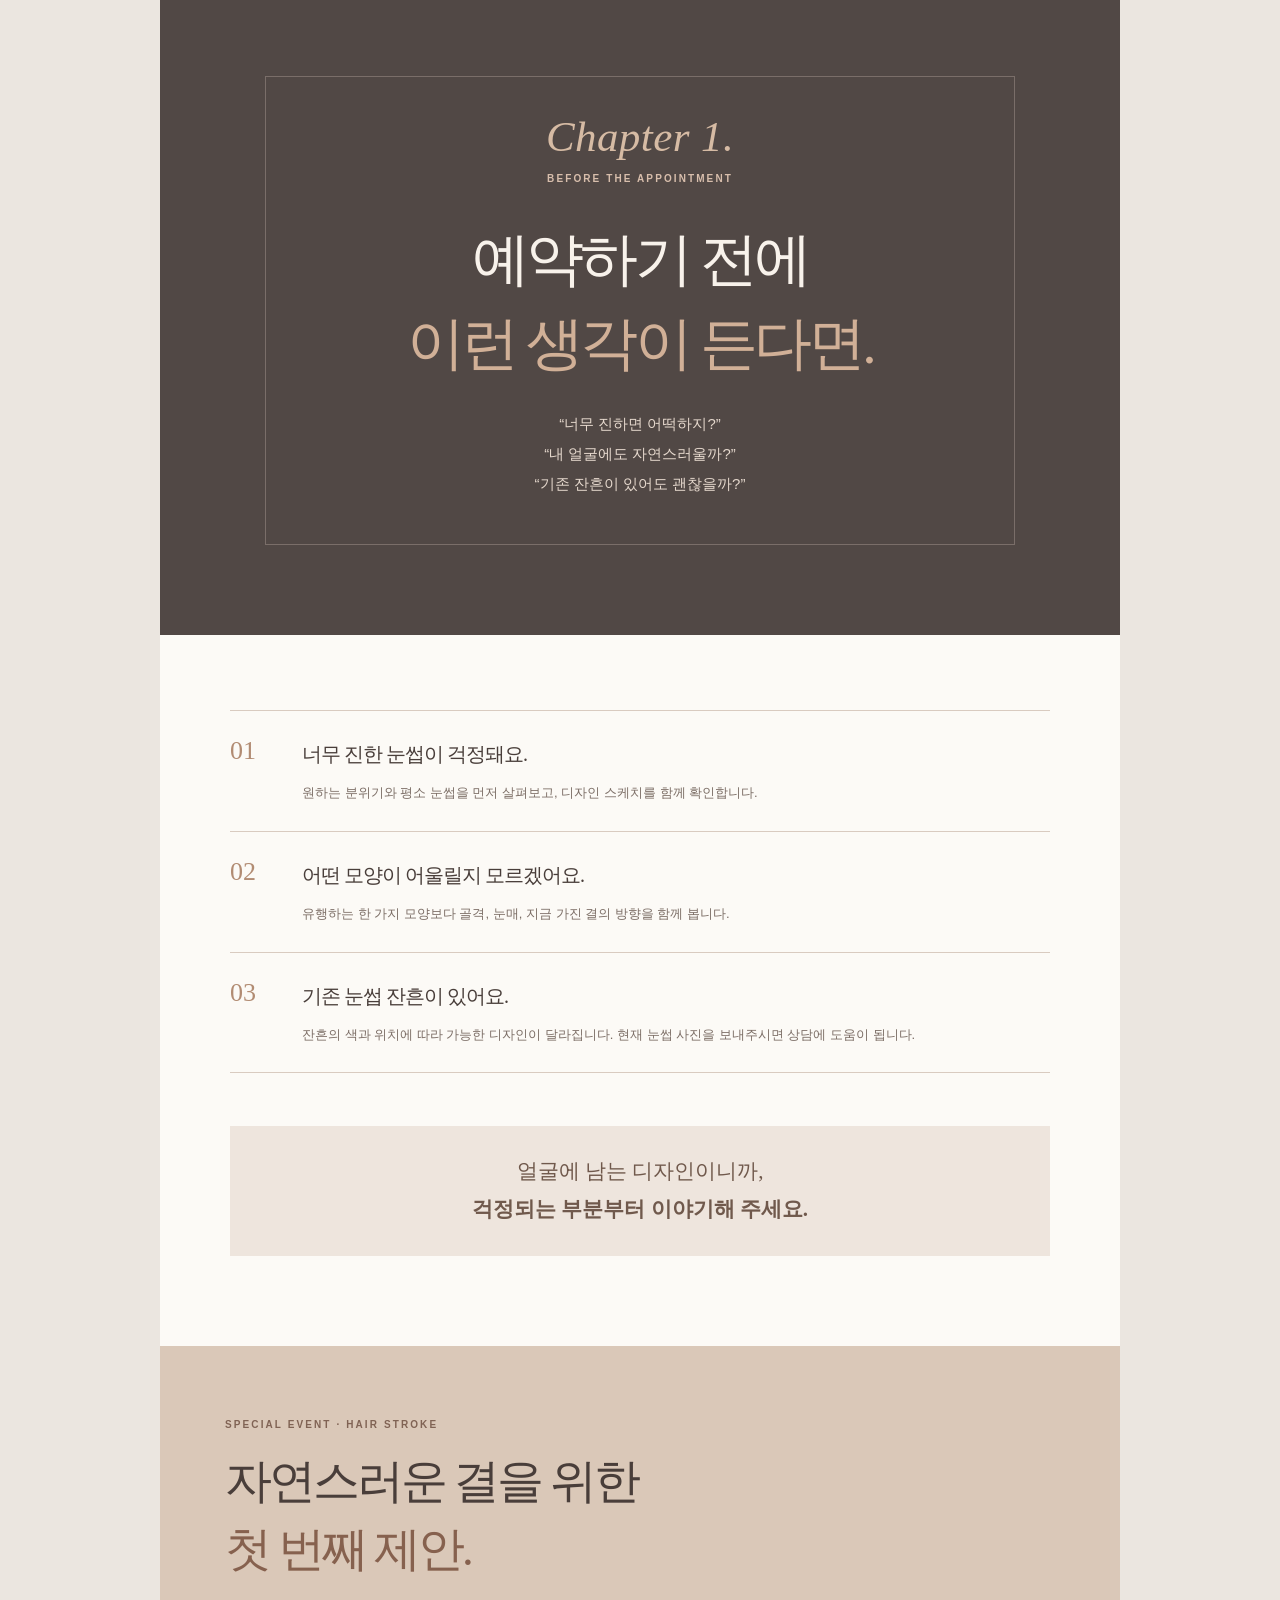
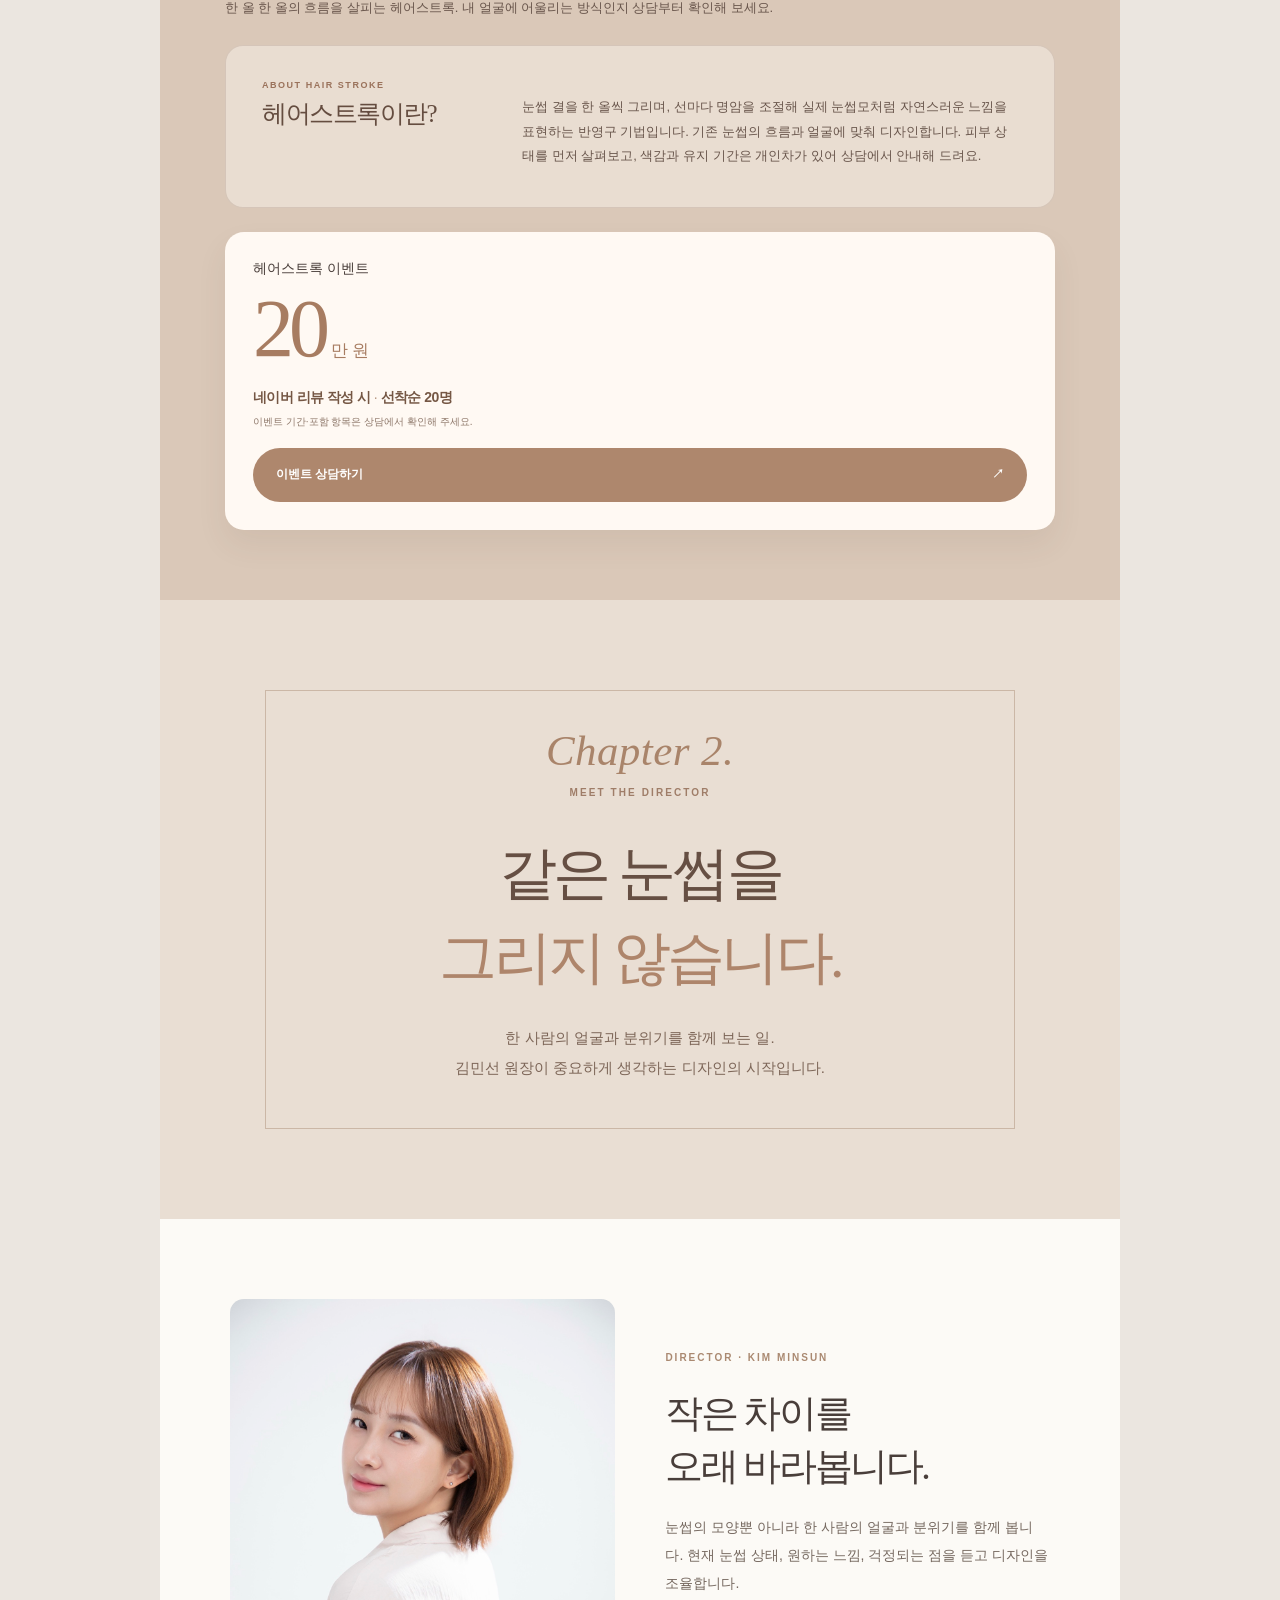
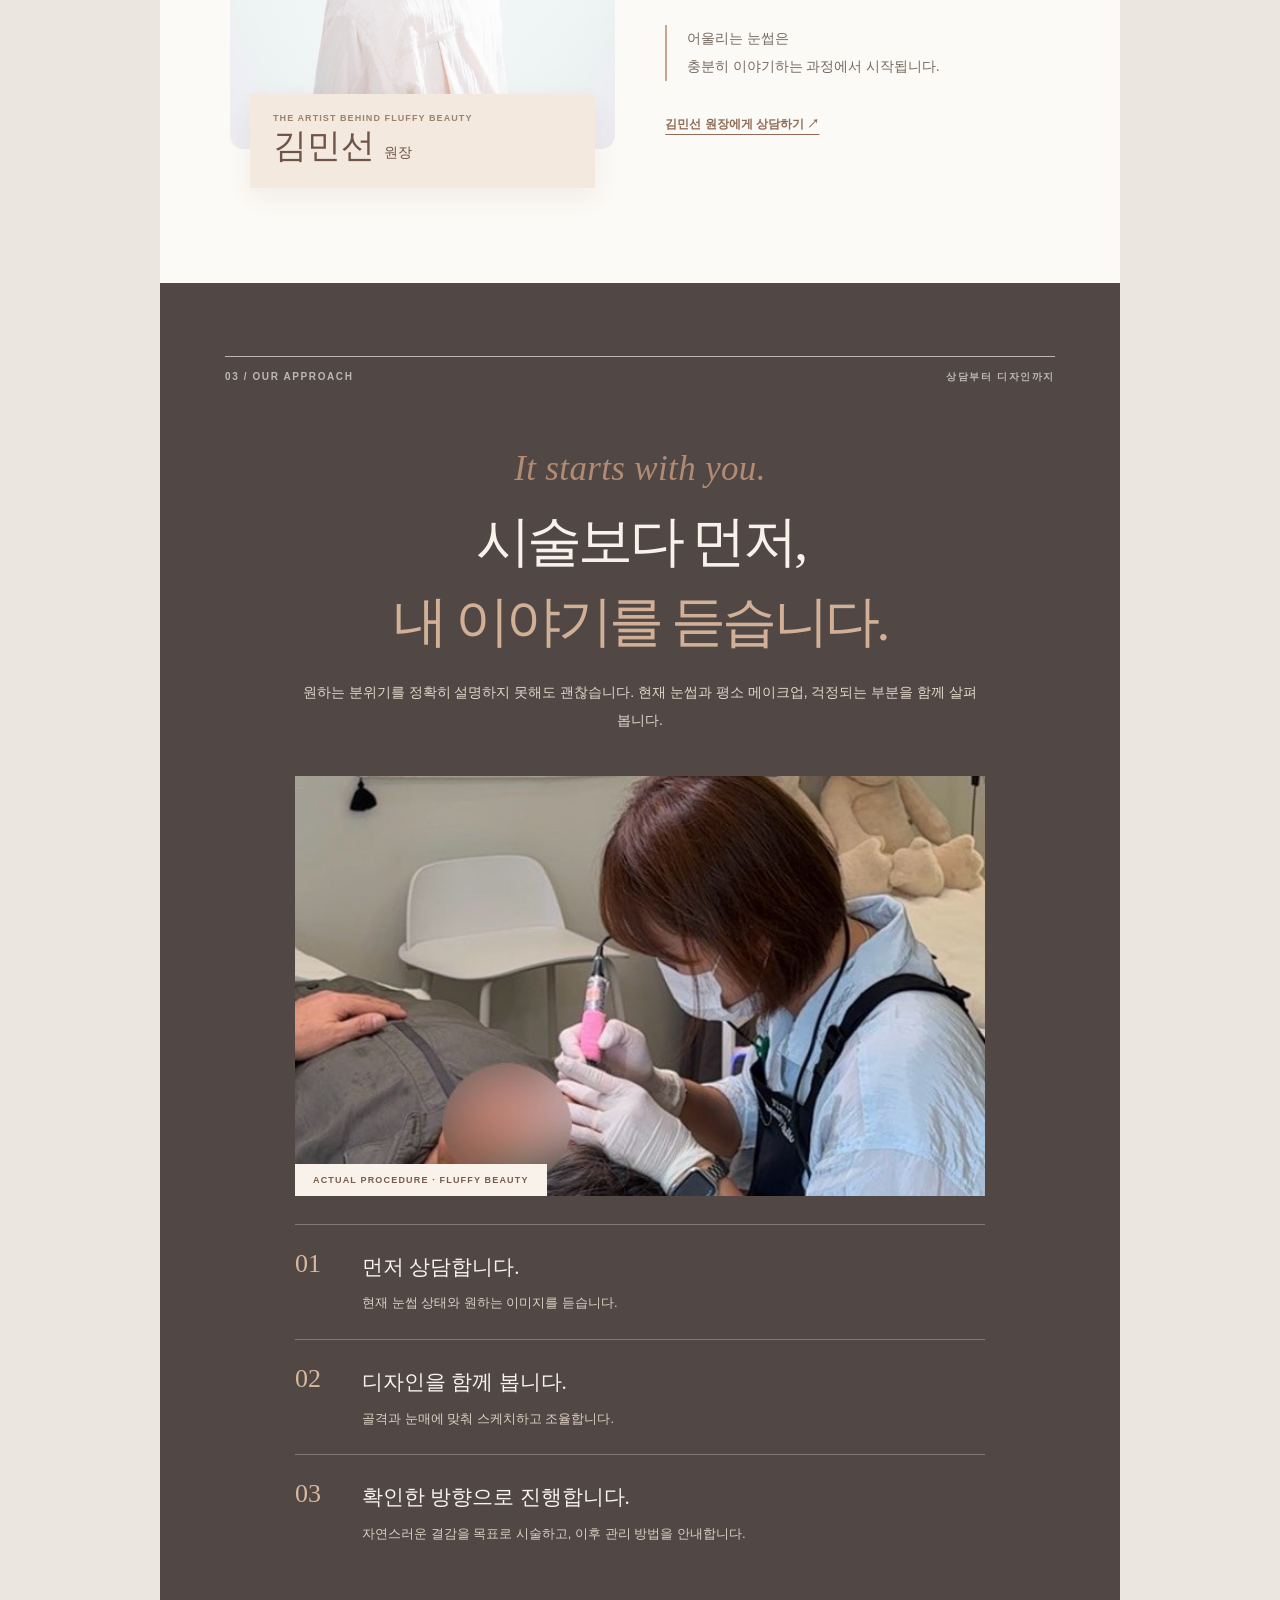
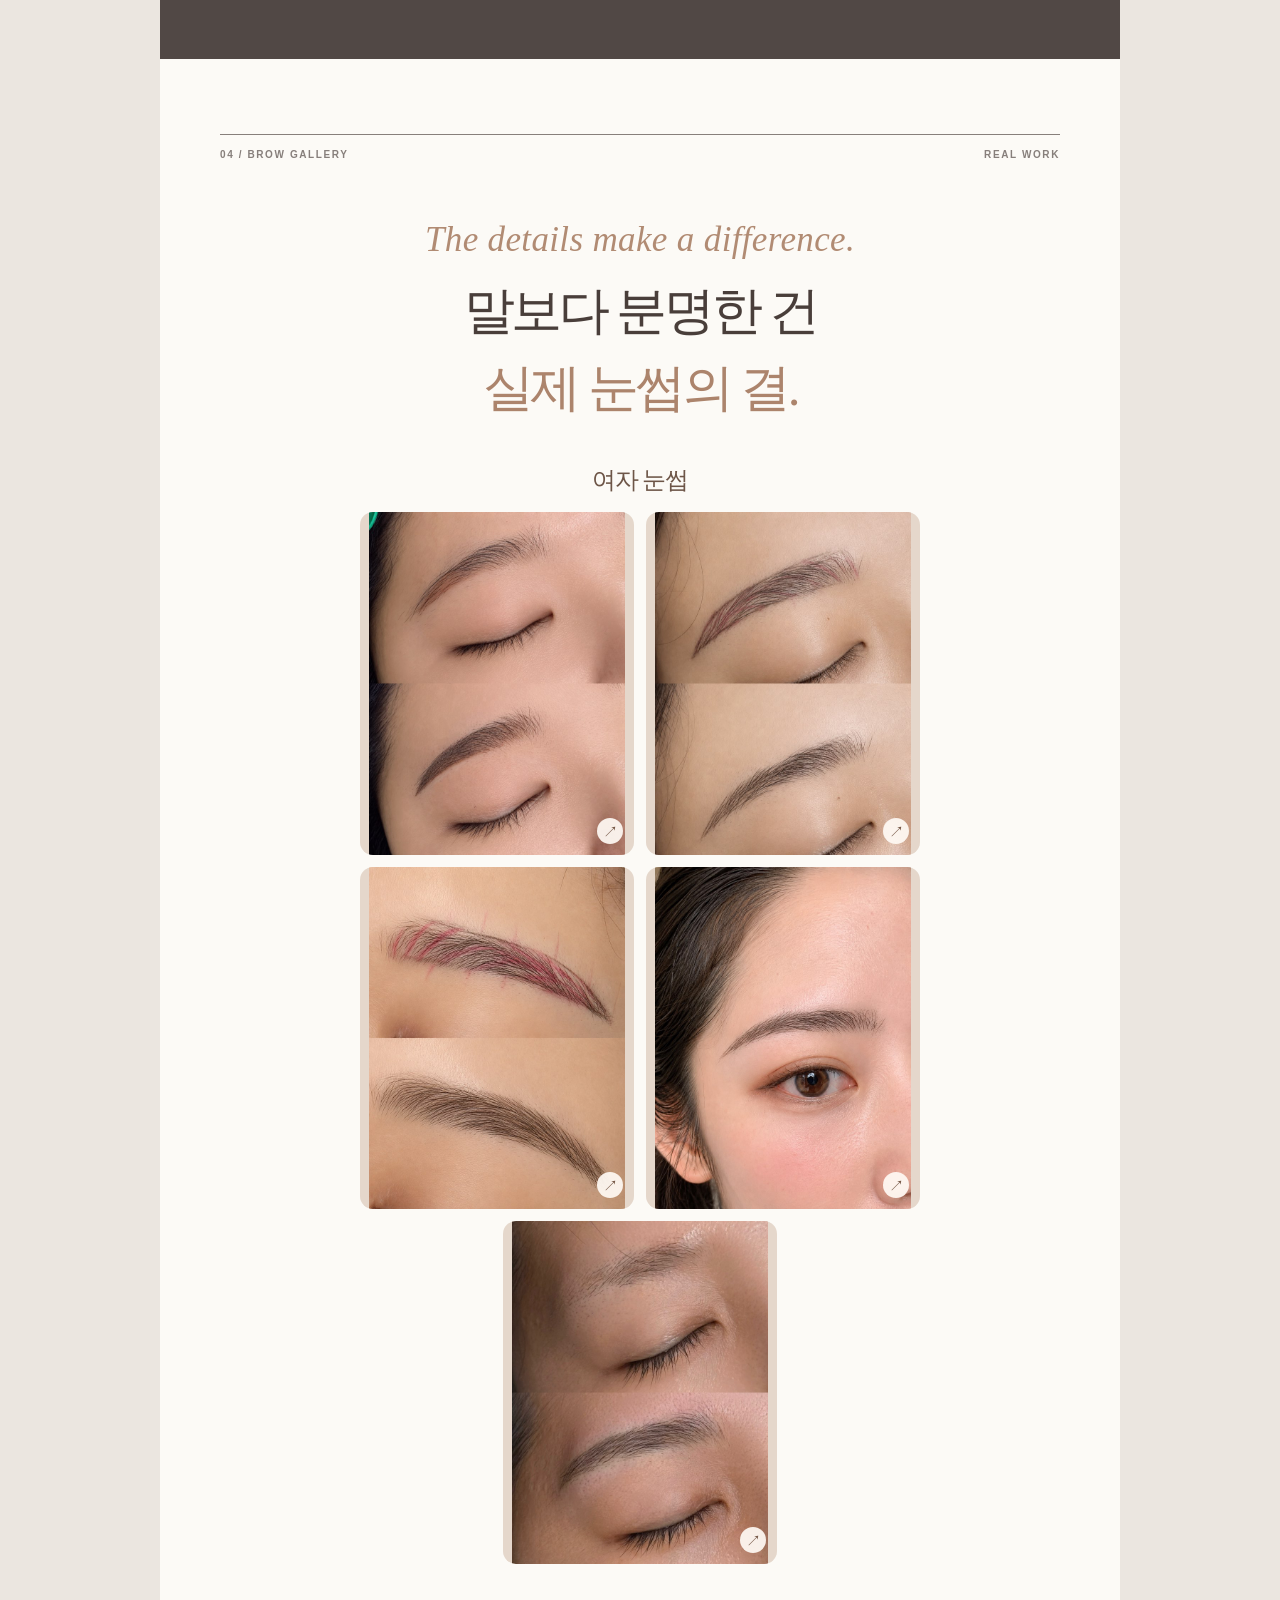
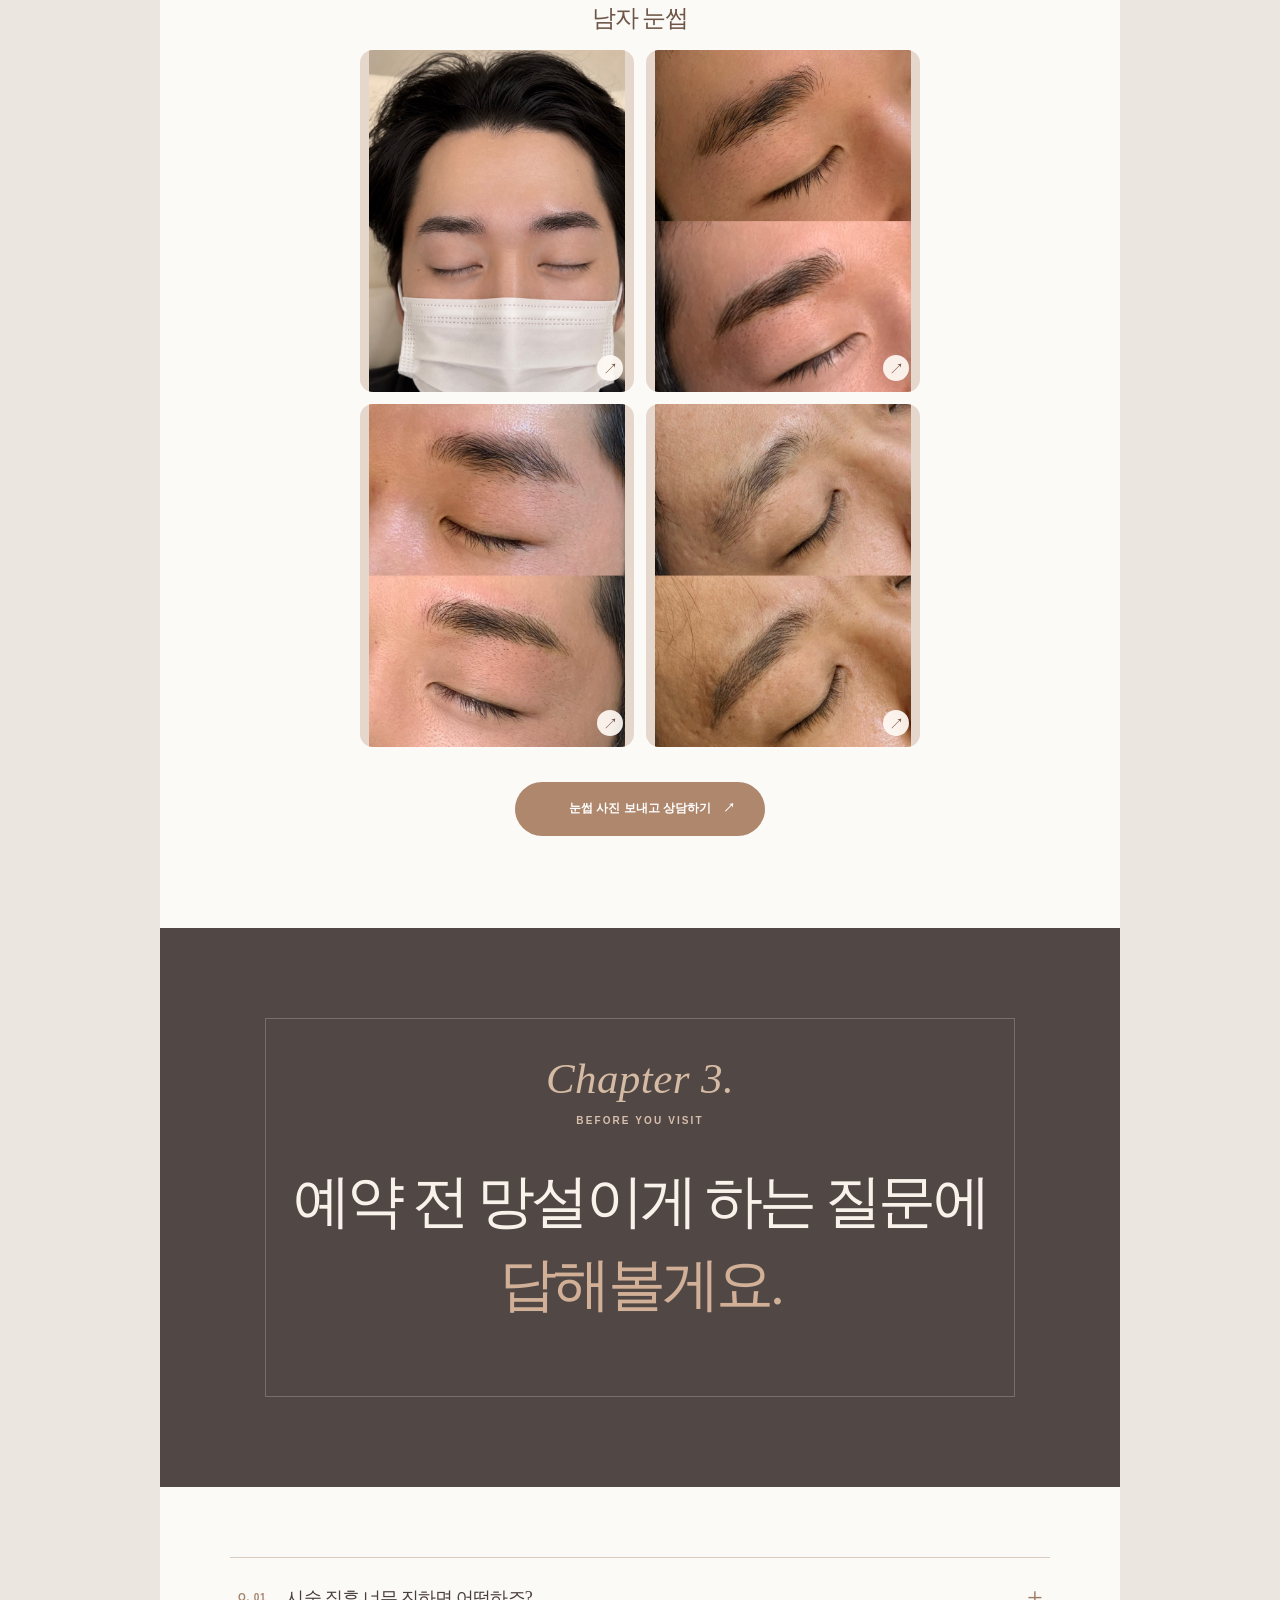
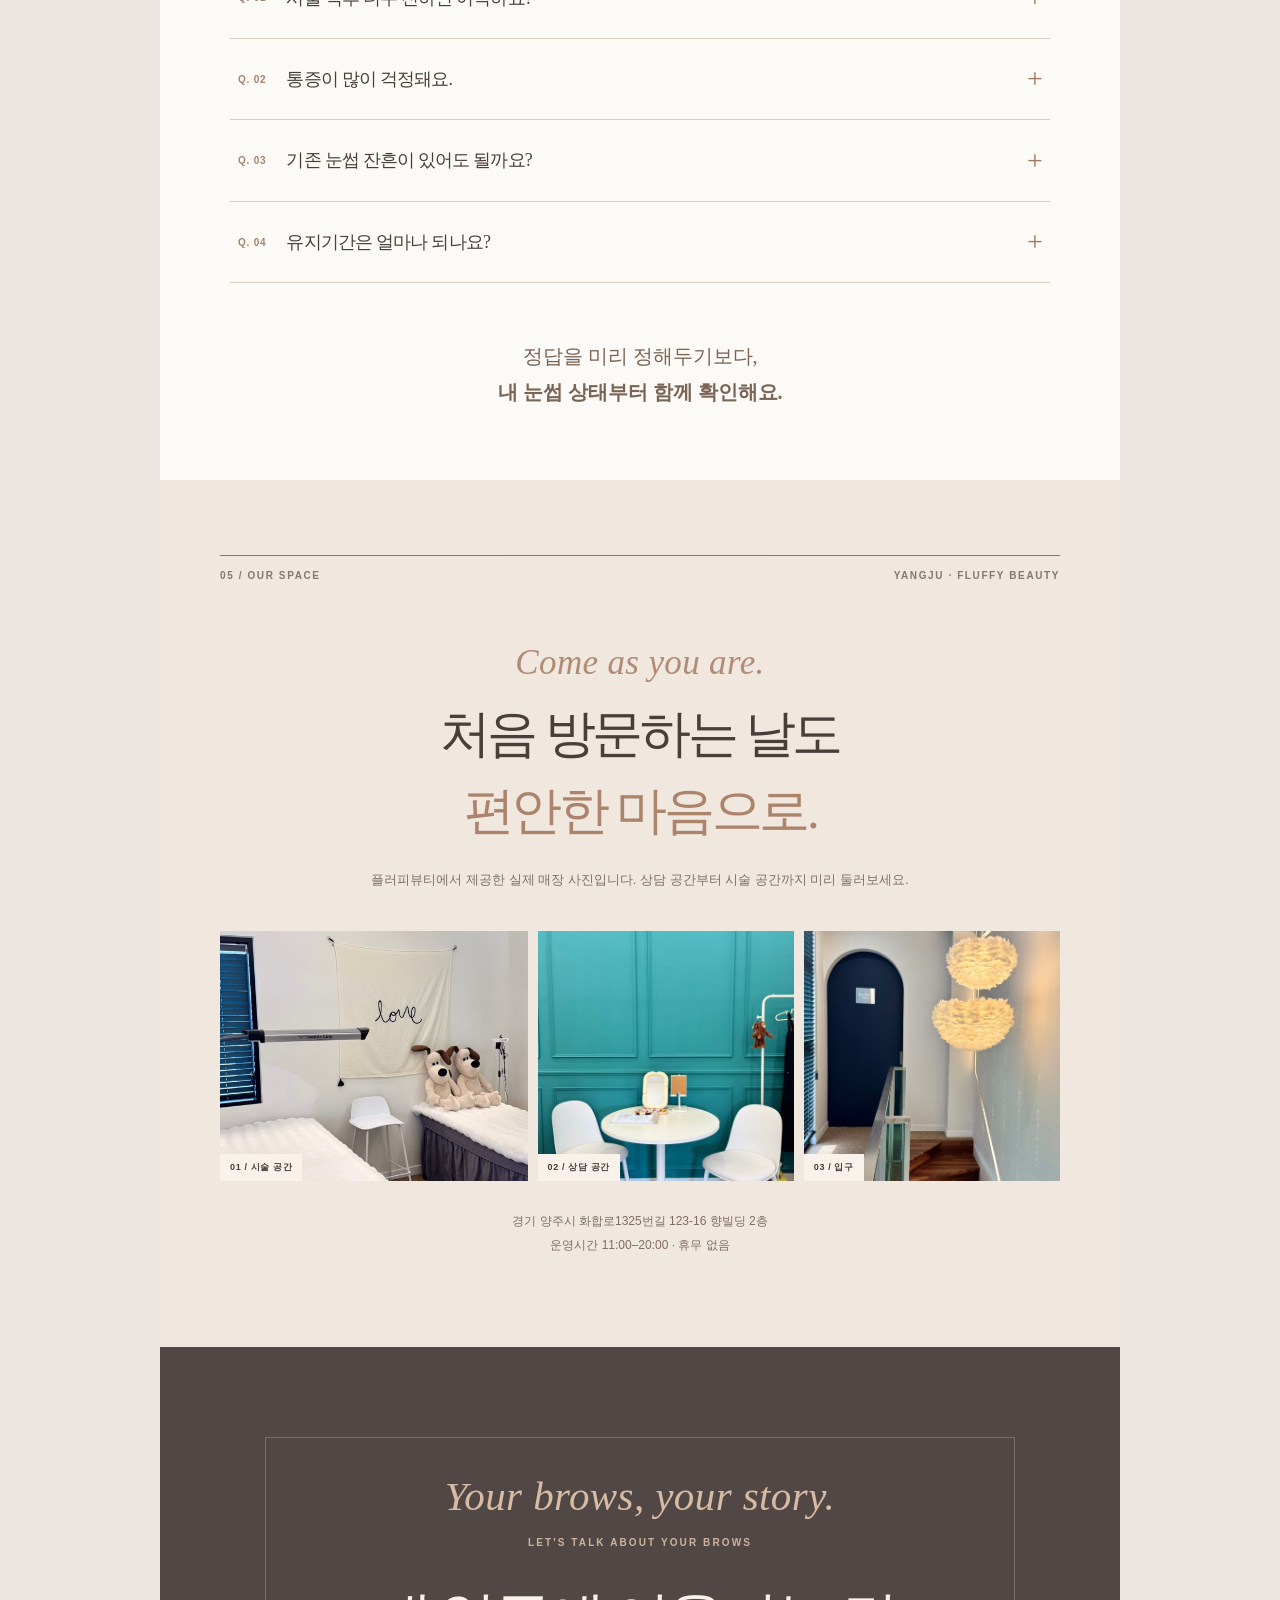
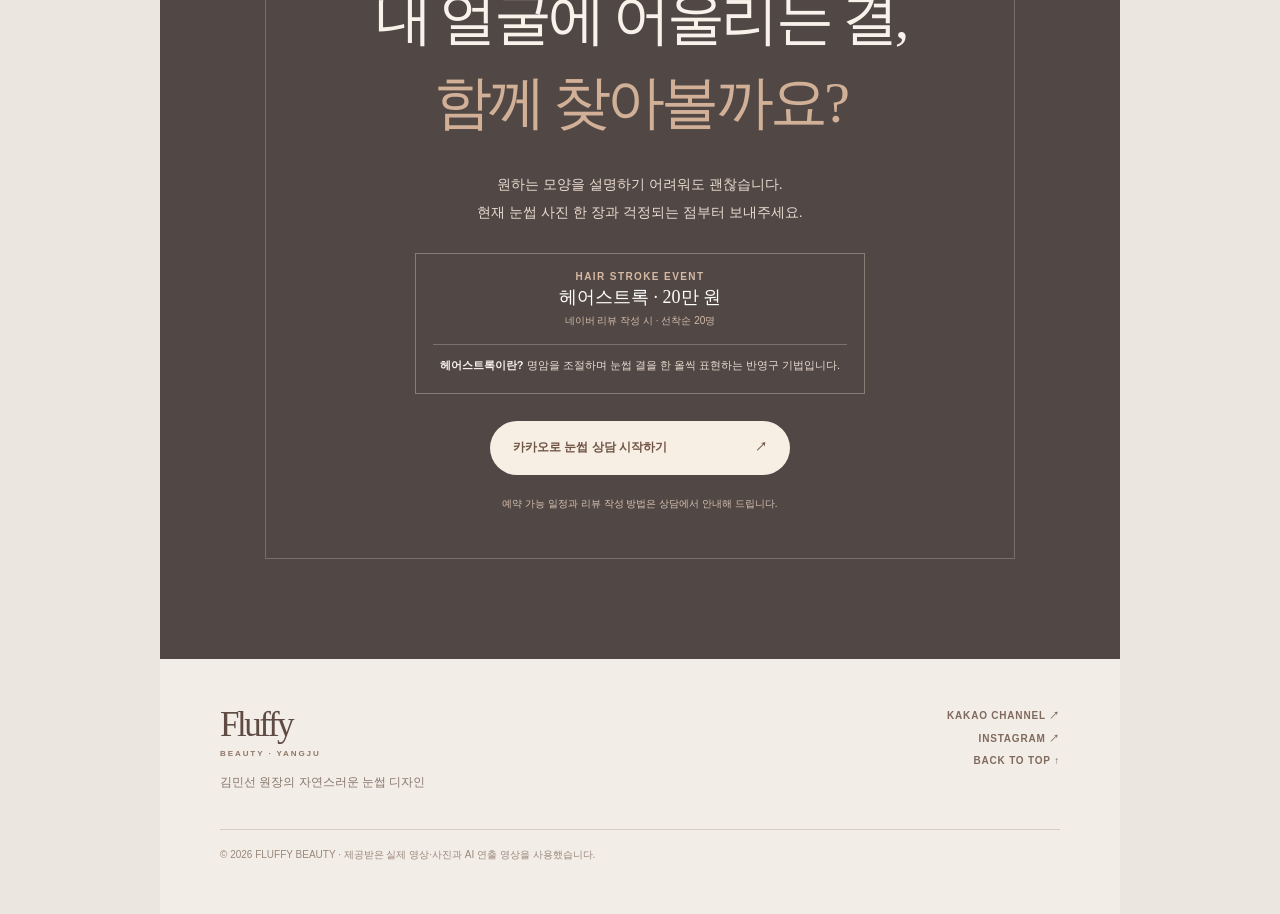
<file: share/index.html>
<!doctype html>
<html lang="ko">
<head>
  <meta charset="utf-8">
  <meta name="viewport" content="width=device-width, initial-scale=1">
  <meta name="robots" content="noindex, follow">
  <title>자연스럽게, 나답게 | 플러피뷰티 김민선 원장</title>
  <meta name="description" content="김민선 원장의 1:1 눈썹 디자인. 실제 시술 사진을 보고, 내 얼굴에 어울리는 결을 상담해보세요.">
  <meta property="og:type" content="website">
  <meta property="og:site_name" content="플러피뷰티">
  <meta property="og:title" content="자연스럽게, 나답게 | 플러피뷰티 김민선 원장">
  <meta property="og:description" content="김민선 원장의 1:1 눈썹 디자인. 실제 시술 사진을 보고, 내 얼굴에 어울리는 결을 상담해보세요.">
  <meta property="og:url" content="https://dldpdls1020.github.io/fluffy-beauty-preview/share/">
  <meta property="og:image" content="https://dldpdls1020.github.io/fluffy-beauty-preview/ai-mood-film-preview-open-eyes.png?share=20261015">
  <meta property="og:image:width" content="1280">
  <meta property="og:image:height" content="960">
  <meta property="og:image:alt" content="눈을 뜨고 카메라를 바라보는 플러피뷰티 AI 연출 영상 장면">
  <meta name="twitter:card" content="summary_large_image">
  <meta name="twitter:image" content="https://dldpdls1020.github.io/fluffy-beauty-preview/ai-mood-film-preview-open-eyes.png?share=20261015">
  <script>location.replace('https://dldpdls1020.github.io/fluffy-beauty-preview/');</script>
</head>
<body>
  <p><a href="https://dldpdls1020.github.io/fluffy-beauty-preview/">플러피뷰티 홈페이지로 이동</a></p>
</body>
</html>
</file>
<file: story.css>
:root{--page:#ebe6e0;--paper:#fcfaf6;--cream:#f4eee7;--warm:#e8dbce;--dark:#514845;--dark2:#655550;--ink:#493e3a;--muted:#84766f;--accent:#b58e74;--line:#d9cbc0;--serif:'Cormorant Garamond','Noto Serif KR',serif;--kserif:'Noto Serif KR',serif;--sans:'Noto Sans KR',sans-serif}
*{box-sizing:border-box}
html{scroll-behavior:smooth}
body{margin:0;background:var(--page);color:var(--ink);font-family:var(--sans);line-height:1.8}
button,input{font:inherit}
a{color:inherit;text-decoration:none}
button,a,summary{outline-offset:4px}
img{display:block;max-width:100%}
h1,h2,h3,p,figure{margin:0}
button{cursor:pointer}
.page-shell{max-width:960px;margin:auto;background:var(--paper);box-shadow:0 0 60px rgba(83,68,57,.06);overflow:hidden}
.site-header{height:92px;padding:0 46px;display:flex;align-items:center;gap:32px;background:var(--paper)}
.brand{display:inline-flex;flex-direction:column;line-height:1;flex-shrink:0}
.brand span{font:500 35px/.9 var(--serif);letter-spacing:-.07em;color:#5e4b43}
.brand small{font:600 8px 'Inter',sans-serif;letter-spacing:.24em;color:#8f7768;margin-top:9px}
.site-header nav{display:flex;gap:25px;margin-left:auto}
.site-header nav a,.header-link{font-size:11px;font-weight:600;white-space:nowrap;color:#766257}
.site-header nav a:hover,.header-link:hover{text-decoration:underline;text-underline-offset:5px}
.header-link{margin-left:9px}
.hero-film{height:490px;position:relative;overflow:hidden;background:#e9ddd2}
.hero-film video{width:100%;height:100%;display:block;object-fit:cover;object-position:center 35%}
.hero-film:after{content:'';position:absolute;inset:55% 0 0;background:linear-gradient(transparent,rgba(48,37,34,.26));pointer-events:none}
.film-signature{position:absolute;z-index:1;left:52px;bottom:38px;color:#fff;display:flex;flex-direction:column;gap:3px;text-shadow:0 2px 15px rgba(40,28,24,.25)}
.film-signature span{font:500 54px/.85 var(--serif);letter-spacing:-.07em}
.film-signature small{font:600 9px 'Inter',sans-serif;letter-spacing:.2em}
.film-credit{position:absolute;z-index:1;right:25px;bottom:28px;color:#fff;font:600 9px 'Inter',sans-serif;letter-spacing:.15em;text-shadow:0 2px 10px rgba(40,28,24,.4)}
.hero-story,.dark{background:var(--dark);color:#f8f2eb}
.hero-story{padding:90px 65px 100px;text-align:center;position:relative}
.frame-line{position:absolute;inset:20px;border:1px solid rgba(237,220,207,.24);pointer-events:none}
.chapter-label,.section-index,.section-top,.image-note,.chapter-script,.film-credit{font-family:'Inter',var(--sans),sans-serif}
.chapter-label{font-size:10px;letter-spacing:.21em;font-weight:600;color:#cdb39d}
.hero-lead{font-size:18px;margin:50px 0 22px;color:#ede2d8;letter-spacing:-.04em}
.hero h1{font-size:clamp(40px,5vw,65px);line-height:1.42;letter-spacing:-.07em;font-weight:600}
.hero h1 em,.chapter-panel h2 em,.process-head h2 em,.portfolio-head h2 em,.space-head h2 em,.reservation h2 em,.proof-head h2 em,.event-section h2 em{font-style:normal;color:#d1b097}
.hero-description{font-size:15px;line-height:2.1;color:#e3d6cc;margin:36px 0 30px}
.hero-actions{display:flex;align-items:center;justify-content:center;gap:24px;flex-wrap:wrap}
.pill-button{display:inline-flex;align-items:center;justify-content:space-between;gap:35px;min-height:54px;border-radius:999px;padding:15px 23px;font-size:12px;font-weight:700;transition:transform .3s ease,box-shadow .3s ease,background .3s ease}
.pill-button:hover{transform:translateY(-3px);box-shadow:0 12px 25px rgba(38,28,25,.14)}
.pill-button.light{background:#f7eee4;color:#6f5445}
.pill-button.bronze{background:#ae876d;color:#fff}
.text-link,.under-link{font-size:12px;font-weight:600;text-decoration:underline;text-underline-offset:6px}
.hero-event{display:inline-flex;align-items:baseline;justify-content:center;gap:12px;flex-wrap:wrap;margin-top:30px;padding:13px 17px;border:1px solid rgba(237,220,207,.34);border-radius:12px;background:rgba(255,248,241,.07)}
.hero-event span{font:600 9px 'Inter',sans-serif;letter-spacing:.13em;color:#dec8b6}
.hero-event strong{font:500 15px var(--kserif);color:#fff}
.hero-event small{font-size:10px;color:#dfcab9}
.paper{background:var(--paper)}
.opening{text-align:center;padding:100px 80px 92px}
.section-index{font-size:10px;font-weight:600;letter-spacing:.2em;color:#aa8971}
.opening h2,.proof-head h2,.portfolio-head h2,.space-head h2{font-size:clamp(34px,4vw,51px);font-weight:600;line-height:1.5;letter-spacing:-.07em}
.opening h2{margin:30px 0 28px}
.opening h2 span{color:#ab846b}
.opening-copy{font-size:16px;line-height:2.4;color:#746861}
.opening-statement{margin:44px auto 0;max-width:620px;padding:27px;background:#eee2d7;color:#6e5547;font-size:19px;line-height:1.9}
.opening-statement strong{font-weight:600}
.opening-simulation{max-width:690px;margin:20px auto 0}
.opening-actions{display:flex;justify-content:center;margin-top:25px}
.opening-actions .pill-button{min-width:270px}
.proof-section{background:#f0e8e0;padding:70px 60px 84px}
.section-top{display:flex;justify-content:space-between;gap:18px;border-top:1px solid currentColor;padding-top:11px;font-size:10px;font-weight:600;letter-spacing:.16em;opacity:.65}
.proof-head,.portfolio-head,.space-head,.process-head{text-align:center;margin:52px auto 38px}
.chapter-script{font:italic 500 35px/1 var(--serif);color:#b18b73;letter-spacing:.01em}
.proof-head h2,.portfolio-head h2,.space-head h2{margin:16px 0 18px}
.proof-head h2 em,.portfolio-head h2 em,.space-head h2 em{color:#ac846c}
.proof-head>p:last-child,.portfolio-head>p:last-child,.space-head>p:last-child{font-size:13px;color:#7d7068;line-height:1.95;max-width:580px;margin:auto}
.proof-grid{display:grid;grid-template-columns:repeat(3,minmax(0,1fr));gap:12px}
.proof-shot{border:0;border-radius:15px;overflow:hidden;padding:0;background:#fffaf5;text-align:left;box-shadow:0 8px 22px rgba(108,84,68,.06);transition:transform .3s,box-shadow .3s}
.proof-shot:hover,.gallery-item:hover{transform:translateY(-4px);box-shadow:0 14px 28px rgba(108,84,68,.13)}
.proof-shot img{width:100%;height:235px;object-fit:contain;background:#eaded4}
.proof-shot>span{display:flex;justify-content:space-between;gap:5px;padding:14px 13px;font-size:11px;color:#765f51}
.proof-shot b{font-weight:400}
.image-note{font-size:10px;color:#96867b;line-height:1.7;margin-top:17px;text-align:right}
.proof-section .under-link{display:block;width:max-content;margin:27px auto 0;color:#8f6d59}
.chapter-panel{padding:90px 50px;text-align:center}
.chapter-panel.warm{background:#e9ded3;color:#664f43}
.chapter-frame{border:1px solid rgba(239,221,208,.26);padding:38px 25px 45px;max-width:750px;margin:auto;position:relative}
.chapter-panel.warm .chapter-frame{border-color:#cbb7a6}
.chapter-panel .chapter-script{font-size:43px;margin:0 0 12px;color:#d6bba4}
.chapter-panel.warm .chapter-script{color:#a9846a}
.chapter-panel .chapter-label{color:#d8beac}
.chapter-panel.warm .chapter-label{color:#9f7d68}
.chapter-panel h2{font-size:clamp(36px,4.5vw,58px);letter-spacing:-.07em;line-height:1.45;margin:30px auto 24px}
.chapter-panel.warm h2 em{color:#ae856b}
.chapter-panel p:last-child{font-size:15px;line-height:2;color:#e5d8cd}
.chapter-panel.warm p:last-child{color:#7d6658}
.concerns-detail{padding:75px 70px 90px}
.concern-card{display:grid;grid-template-columns:58px 1fr;gap:14px;border-bottom:1px solid var(--line);padding:25px 0}
.concern-card:first-child{border-top:1px solid var(--line)}
.concern-card>span{font:500 26px var(--serif);color:#b28c73}
.concern-card h3{font-size:20px;letter-spacing:-.05em;margin-bottom:9px}
.concern-card p{font-size:13px;color:#7c6e66;line-height:1.9}
.story-callout{margin:53px auto 0;padding:27px 20px;background:#eee5dd;text-align:center;font-size:21px;line-height:1.8;color:#70594c}
.story-callout strong{font-weight:600}
.event-section{background:#dac8b8;padding:70px 65px}
.event-inner{display:flex;flex-direction:column;gap:24px;align-items:stretch}
.event-section .chapter-label{color:#806354}
.event-section h2{font-size:clamp(32px,3.7vw,47px);line-height:1.45;letter-spacing:-.065em;margin:13px 0}
.event-section h2 em{color:#86614e}
.event-inner>div:first-child>p:last-child{font-size:13px;color:#69564c;line-height:1.9}
.event-price{padding:28px;border-radius:19px;background:#fff9f3;box-shadow:0 15px 30px rgba(95,70,54,.08);display:flex;flex-direction:column;align-items:flex-start}
.event-price>span{font:500 14px var(--kserif)}
.event-price strong{font:500 82px/1 var(--serif);letter-spacing:-.06em;color:#a77c61;margin-top:10px}
.event-price strong small{font:400 17px var(--kserif);margin-left:6px;letter-spacing:0}
.event-price p{font-size:10px;color:#8d7769;margin:12px 0 22px}
.event-price .event-condition{margin:15px 0 3px;font-size:14px;font-weight:700;color:#755744;letter-spacing:-.04em}
.event-price .event-condition b{font-weight:400;color:#b79883}
.event-price .event-detail{margin:0 0 18px;font-size:10px;line-height:1.7}
.event-price .pill-button{width:100%}
.event-explainer{grid-column:1/-1;display:grid;grid-template-columns:230px 1fr;align-items:start;gap:5px 30px;padding:34px 36px 38px;border:1px solid rgba(112,83,67,.17);border-radius:18px;background:rgba(255,249,243,.42)}
.event-explainer span{grid-column:1/-1;font:600 9px 'Inter',sans-serif;letter-spacing:.17em;color:#9a725b}
.event-explainer h3{font:400 25px/1.5 var(--kserif);letter-spacing:-.06em;color:#654d40}
.event-explainer p{font-size:13px;line-height:1.9;color:#69564c}
.director-story{padding:80px 70px 95px;display:grid;grid-template-columns:47% 1fr;gap:50px;align-items:center}
.director-photo{position:relative}
.director-photo img{width:100%;height:450px;object-fit:cover;object-position:center 25%;border-radius:14px}
.director-photo figcaption{position:relative;margin:-55px 20px 0;padding:19px 23px;background:#f3e9df;box-shadow:0 10px 23px rgba(95,70,54,.07)}
.director-photo figcaption span{display:block;font:600 9px 'Inter',sans-serif;letter-spacing:.12em;color:#9e816e}
.director-photo figcaption strong{font:500 34px var(--kserif);color:#705447}
.director-photo figcaption small{font-size:14px}
.director-text h3{font-size:38px;letter-spacing:-.07em;line-height:1.4;margin:20px 0}
.director-text>p:not(.section-index){font-size:14px;color:#766960;line-height:2}
.director-text .director-thought{font:400 20px/1.8 var(--kserif);color:#9c765e;border-left:2px solid #c6a68f;padding-left:20px;margin:28px 0}
.director-text .under-link{color:#8f6b56}
.process-section{padding:73px 65px 90px}
.process-head{max-width:680px;margin:65px auto 42px}
.process-head h2{font-size:clamp(34px,4.4vw,55px);line-height:1.45;letter-spacing:-.07em;margin:16px 0}
.process-head>p:last-child{font-size:14px;color:#e2d5ca;line-height:2}
.process-photo{position:relative;max-width:690px;margin:auto}
.process-photo img{width:100%;height:420px;object-fit:cover;object-position:center}
.process-photo span{position:absolute;left:0;bottom:0;padding:11px 18px;background:#f8f2eb;color:#765d4e;font:600 9px 'Inter',sans-serif;letter-spacing:.13em}
.process-list{max-width:690px;margin:28px auto 0}
.process-list article{display:grid;grid-template-columns:55px 1fr;gap:12px;border-top:1px solid rgba(245,232,220,.3);padding:24px 0}
.process-list article>span{font:500 26px var(--serif);color:#d6b89f}
.process-list h3{font-size:21px;margin-bottom:5px}
.process-list p{font-size:13px;color:#ddcfc3}
.portfolio-section{padding:75px 60px 92px}
.portfolio-head{margin-top:58px}
.gallery-group + .gallery-group{margin-top:38px}
.gallery-group h3{margin:0 0 16px;text-align:center;font:500 24px var(--kserif);letter-spacing:-.05em;color:#6d5547}
.gallery-grid{--gallery-gap:12px;display:grid;max-width:560px;margin:0 auto;grid-template-columns:repeat(2,minmax(0,1fr));gap:var(--gallery-gap)}
.gallery-group:not(.gallery-group-men) .gallery-item:last-child{grid-column:1/-1;justify-self:center;width:calc((100% - var(--gallery-gap))/2)}
.gallery-item{position:relative;border:0;border-radius:13px;overflow:hidden;background:#eee2d7;padding:0;cursor:zoom-in;transition:transform .3s,box-shadow .3s}
.gallery-item::after{content:'↗';position:absolute;right:11px;bottom:11px;display:grid;place-items:center;width:26px;height:26px;border-radius:50%;background:rgba(255,250,245,.92);color:#765847;font-size:15px}
.gallery-item img{display:block;width:100%;aspect-ratio:4/5;object-fit:contain;background:#e5d7cb}
.gallery-outro{display:flex;align-items:center;justify-content:center;margin-top:35px}
.gallery-outro .pill-button{position:relative;justify-content:center;text-align:center;padding-right:54px;padding-left:54px;animation:gallery-cta-bounce 3.8s ease-in-out infinite}
.gallery-cta-arrow{position:absolute;right:30px;top:50%;transform:translateY(-50%)}
@keyframes gallery-cta-bounce{0%,14%,100%{transform:translateY(0) scale(1)}4%{transform:translateY(-5px) scale(1.015)}8%{transform:translateY(0) scale(.995)}11%{transform:translateY(-2px) scale(1.005)}}
.gallery-outro .pill-button:hover{animation-play-state:paused;transform:translateY(-3px)}
.faq-section{padding:70px}
.faq-section details{border-bottom:1px solid var(--line)}
.faq-section details:first-child{border-top:1px solid var(--line)}
.faq-section summary{list-style:none;cursor:pointer;display:flex;align-items:center;gap:20px;padding:24px 8px;font-size:18px;font-weight:600;letter-spacing:-.045em}
.faq-section summary::-webkit-details-marker{display:none}
.faq-section summary:after{content:'+';font:400 28px var(--serif);margin-left:auto;color:#9d7961}
.faq-section details[open] summary:after{content:'−'}
.faq-section summary span{font:600 10px 'Inter',sans-serif;letter-spacing:.08em;color:#a5846f;flex-shrink:0}
.faq-section details p{font-size:13px;color:#786a61;padding:0 50px 25px;line-height:1.9}
.faq-outro{text-align:center;margin-top:55px;font-size:20px;line-height:1.8;color:#796455}
.faq-outro strong{font-weight:600}
.space-section{padding:75px 60px 90px;background:#f0e7df}
.space-head{margin-top:60px}
.space-grid{display:grid;grid-template-columns:1.2fr 1fr 1fr;gap:10px}
.space-grid figure{position:relative;overflow:hidden;background:#e6d8cb}
.space-grid img{width:100%;height:250px;object-fit:cover;transition:transform .5s}
.space-grid figure:hover img{transform:scale(1.04)}
.space-grid figcaption{position:absolute;bottom:0;left:0;background:#f9f2eb;padding:7px 10px;font:600 9px 'Inter',sans-serif;letter-spacing:.07em}
.address{text-align:center;color:#806e62;font-size:12px;line-height:2;margin-top:28px}
.reservation{padding:90px 50px 100px;text-align:center}
.reservation .chapter-script{font-size:41px;color:#d7bba5;margin-bottom:17px}
.reservation h2{font-size:clamp(35px,4.6vw,58px);letter-spacing:-.07em;line-height:1.45;margin:25px auto}
.reservation .chapter-frame>p:not(.chapter-script):not(.chapter-label):not(.reservation-note){font-size:14px;color:#eadbd0;line-height:2}
.reservation-event{display:flex;flex-direction:column;gap:3px;max-width:450px;margin:27px auto;padding:17px;border:1px solid rgba(237,220,207,.35)}
.reservation-event span{font:600 10px 'Inter',sans-serif;letter-spacing:.14em;color:#d6b9a4}
.reservation-event strong{font:500 18px var(--kserif);color:#fff}
.reservation-event small{font-size:10px;color:#d3bba9}
.reservation-event .reservation-explainer{margin:11px 0 0;padding-top:11px;border-top:1px solid rgba(237,220,207,.28);font-size:11px;line-height:1.8;color:#eadbd0}
.reservation-explainer b{font-weight:600;color:#f8f2eb}
.reservation .pill-button{min-width:300px}
.reservation-note{font-size:10px;color:#d6c2b3;margin-top:20px}
.site-footer{background:#f3ede7;padding:50px 60px;display:grid;grid-template-columns:1fr auto;gap:35px}
.site-footer p{font-size:12px;color:#87766c;margin-top:14px}
.site-footer>div:nth-child(2){display:flex;flex-direction:column;gap:9px;align-items:flex-end;font:600 10px 'Inter',sans-serif;letter-spacing:.08em;color:#7f6a5d}
.site-footer>small{grid-column:1/-1;border-top:1px solid var(--line);padding-top:16px;font-size:10px;color:#99877b}
.mobile-cta{display:none}
.gallery-dialog{width:min(850px,calc(100vw - 32px));max-height:calc(100dvh - 32px);padding:0;border:0;background:#f9f4ee;box-shadow:0 20px 60px rgba(42,32,28,.4)}
.gallery-dialog::backdrop{background:rgba(40,32,29,.78)}
.gallery-open{overflow:hidden}
.gallery-dialog-inner{position:relative;padding:20px 20px 24px}
.gallery-close{position:absolute;top:8px;right:12px;z-index:2;border:0;background:#fff;color:#5f4b40;width:36px;height:36px;border-radius:50%;font-size:24px;line-height:1}
.gallery-stage{position:relative;background:#e9ddd2;display:flex;align-items:center;justify-content:center}
.gallery-stage img{max-height:calc(100dvh - 155px);width:auto;max-width:100%;object-fit:contain}
.gallery-arrow{position:absolute;top:50%;transform:translateY(-50%);z-index:1;border:0;border-radius:50%;background:rgba(255,250,245,.93);color:#5f4b40;width:40px;height:40px;font-size:30px;line-height:1}
.gallery-prev{left:12px}.gallery-next{right:12px}
.gallery-dialog-caption{padding:13px 2px 0;text-align:center}
.gallery-dialog-caption>span{font:600 10px 'Inter',sans-serif;letter-spacing:.15em;color:#9d806f}
.gallery-dialog-caption small{display:block;margin-top:7px;font-size:10px;color:#9b887c}
.motion-ready [data-reveal]{opacity:0;transform:translateY(24px)}
.motion-ready [data-reveal].is-visible{opacity:1;transform:translateY(0)}
[data-reveal]{transition:opacity .75s ease,transform .75s cubic-bezier(.2,.7,.2,1);transition-delay:var(--reveal-delay,0ms)}
@media(max-width:760px){
  body{background:var(--paper)}
  .page-shell{max-width:none}
  .site-header{height:72px;padding:0 22px}
  .brand span{font-size:30px}
  .brand small{font-size:7px;margin-top:7px}
  .site-header nav{display:none}
  .header-link{margin-left:auto;font-size:10px}
  .hero-film{height:390px}
  .film-signature{left:24px;bottom:28px}
  .film-signature span{font-size:42px}
  .film-credit{right:16px;bottom:18px;font-size:7px}
  .hero-story{padding:66px 25px 75px}
  .frame-line{inset:12px}
  .hero-lead{font-size:14px;margin:36px 0 18px}
  .hero h1{font-size:clamp(34px,7vw,48px)}
  .hero-description{font-size:12px;line-height:2;margin:27px 0}
  .hero-description br{display:none}
  .hero-actions{gap:14px;flex-direction:column}
  .hero-actions .pill-button{width:100%;max-width:330px}
  .hero-event{gap:3px 10px;margin-top:25px}
  .hero-event span{width:100%}
  .opening{padding:75px 25px}
  .opening-copy{font-size:13px}
  .opening-statement{font-size:16px}
  .proof-section,.portfolio-section,.space-section{padding:60px 22px 72px}
  .section-top{font-size:9px}
  .proof-head,.portfolio-head,.space-head{margin:45px auto 30px}
  .proof-head h2,.portfolio-head h2,.space-head h2,.opening h2{font-size:clamp(30px,7vw,42px)}
  .proof-head>p:last-child,.portfolio-head>p:last-child,.space-head>p:last-child{font-size:12px}
  .proof-grid{grid-auto-flow:column;grid-auto-columns:min(72vw,290px);grid-template-columns:none;overflow-x:auto;scroll-snap-type:x mandatory;padding-bottom:10px}
  .proof-shot{scroll-snap-align:start}
  .proof-shot img{height:270px}
  .image-note{text-align:left}
  .chapter-panel{padding:65px 22px}
  .chapter-frame{padding:33px 20px 38px}
  .chapter-panel h2{font-size:clamp(33px,7.5vw,46px)}
  .chapter-panel p:last-child{font-size:12px}
  .concerns-detail,.faq-section{padding:55px 25px 70px}
  .concern-card{grid-template-columns:42px 1fr}
  .concern-card h3{font-size:16px}
  .concern-card p{font-size:12px}
  .story-callout{font-size:16px}
  .event-section{padding:55px 23px}
  .event-inner{display:block}
  .event-section h2{font-size:clamp(31px,7vw,42px)}
  .event-price{margin-top:28px}
  .event-explainer{display:block;margin-top:27px;padding:27px 22px 32px}
  .event-explainer h3{font-size:23px;margin:6px 0}
  .event-explainer p{font-size:12px}
  .director-story{display:block;padding:65px 30px 75px}
  .director-photo{max-width:470px;margin:auto}
  .director-photo img{height:440px}
  .director-text{margin:55px auto 0;max-width:520px}
  .director-text h3{font-size:32px}
  .process-section{padding:60px 23px 70px}
  .process-head{margin:48px auto 32px}
  .process-head h2{font-size:clamp(32px,7vw,44px)}
  .process-head>p:last-child{font-size:12px}
  .process-photo img{height:320px}
  .process-list article{grid-template-columns:43px 1fr}
  .process-list h3{font-size:18px}
  .gallery-grid{--gallery-gap:10px}
  .gallery-group + .gallery-group{margin-top:30px}
  .gallery-group h3{font-size:21px}
  .gallery-outro{display:block}
  .gallery-outro .pill-button{width:100%}
  .faq-section summary{font-size:14px;gap:12px}
  .faq-section details p{padding:0 8px 23px 43px;font-size:12px}
  .faq-outro{font-size:16px}
  .space-grid{grid-auto-flow:column;grid-auto-columns:min(73vw,310px);grid-template-columns:none;overflow-x:auto;scroll-snap-type:x mandatory}
  .space-grid figure{scroll-snap-align:start}
  .space-grid img{height:270px}
  .reservation{padding:65px 22px 95px}
  .reservation h2{font-size:clamp(32px,7vw,46px)}
  .reservation .chapter-frame>p:not(.chapter-script):not(.chapter-label):not(.reservation-note){font-size:12px}
  .reservation .pill-button{min-width:0;width:100%}
  .site-footer{padding:42px 25px 125px;display:block}
  .site-footer>div:nth-child(2){align-items:flex-start;margin-top:28px}
  .site-footer>small{display:block;margin-top:28px}
  .mobile-cta{display:grid;grid-template-columns:repeat(2,minmax(0,1fr));gap:8px;position:fixed;z-index:10;left:0;right:0;bottom:0;padding:10px 14px calc(10px + env(safe-area-inset-bottom));background:#fbf7f3;border-top:1px solid #eaded4;box-shadow:0 -6px 20px rgba(83,63,49,.12)}
  .mobile-cta a{display:flex;align-items:center;justify-content:center;min-height:52px;padding:0 8px;border-radius:12px;font-size:clamp(11px,3vw,12px);font-weight:700;white-space:nowrap}
  .mobile-cta-kakao{background:#ad856c;color:#fff}
  .mobile-cta-naver{background:#eee2d8;color:#654d3f}
  .mobile-cta-label{display:inline-flex;align-items:baseline;gap:.3em}
  .mobile-cta-label span{display:inline-block;animation:cta-word-bounce 3.8s ease-in-out infinite;animation-delay:var(--bounce-delay,0s)}
  .mobile-cta-kakao .mobile-cta-label span:nth-child(2){--bounce-delay:.12s}
  .mobile-cta-kakao .mobile-cta-label span:nth-child(3){--bounce-delay:.24s}
  .mobile-cta-naver .mobile-cta-label span:first-child{--bounce-delay:.6s}
  .mobile-cta-naver .mobile-cta-label span:nth-child(2){--bounce-delay:.72s}
  .gallery-dialog{width:calc(100vw - 16px);max-height:calc(100dvh - 16px)}
  .gallery-dialog-inner{padding:8px 8px 18px}
  .gallery-stage img{max-height:calc(100dvh - 150px)}
  .gallery-prev{left:6px}.gallery-next{right:6px}
}
@keyframes cta-word-bounce{
  0%,15%,100%{transform:translateY(0) scale(1)}
  4%{transform:translateY(-5px) scale(1.06)}
  8%{transform:translateY(0) scale(.98)}
  11%{transform:translateY(-2px) scale(1.02)}
}
@media(prefers-reduced-motion:reduce){.mobile-cta-label span{animation:none}}
@media(max-width:420px){
  .hero-film{height:350px}
  .hero h1{font-size:34px}
  .hero-event strong{font-size:13px}
  .hero-event small{font-size:9px}
  .director-photo img{height:370px}
}
@media(prefers-reduced-motion:reduce){
  html{scroll-behavior:auto}
  *,*:before,*:after{animation-duration:.01ms!important;transition-duration:.01ms!important}
  .motion-ready [data-reveal]{opacity:1;transform:none}
}

/* Restore the original Fluffy Beauty hero and delicate display typography. */
.page-shell{max-width:1280px;background:transparent;box-shadow:none;overflow:visible}
.page-shell main>section:not(.classic-hero),.site-footer{max-width:960px;margin-left:auto;margin-right:auto}
.page-shell main>section.mood-film-section{max-width:960px;width:100%;margin-left:auto;margin-right:auto;padding:0}
.original-header{max-width:960px;margin:0 auto;height:76px;padding:0 48px;border-bottom:1px solid #eadfd6;background:#fbf7f3}
.original-header .brand{flex-direction:row;align-items:baseline;gap:11px}
.original-header .brand span{font:400 38px/.9 var(--serif);letter-spacing:-.055em;color:#654f44}
.original-header .brand small{font:600 10px 'Inter',sans-serif;letter-spacing:.18em;color:#a48674;margin:0}
.original-header nav{margin:auto;gap:35px}
.original-header nav a{color:#6e594d}
.original-header .header-link{margin-left:0;padding:10px 18px;border-radius:999px;background:#b99379;color:#fff;box-shadow:0 7px 20px rgba(150,109,83,.12);transition:background .25s ease,transform .25s ease}
.original-header .header-link:hover{background:#a78068;text-decoration:none;transform:translateY(-2px)}
.classic-hero{max-width:960px;margin:0 auto;background:radial-gradient(circle at 78% 45%,#f4ebe3 0,#fbf7f3 58%);color:#6c5548;overflow:hidden}
.classic-hero-inner{max-width:960px;min-height:560px;margin:auto;padding:40px 48px 20px;display:grid;grid-template-columns:minmax(0,1fr) minmax(0,1fr);column-gap:28px;align-items:center}
.classic-hero-copy{position:relative;z-index:2;min-width:0}
.classic-eyebrow{font:500 11px var(--sans);letter-spacing:.13em;color:#aa8d7a;margin-bottom:27px}
.classic-hero h1{font:400 38px/1.34 var(--kserif);letter-spacing:-.065em;color:#604b41;margin:0 0 22px;white-space:nowrap}
.classic-hero h1 .hero-quote{font-size:.86em}
.classic-hero h1 .hero-thought{font-size:.96em}
.classic-hero h1 em{display:block;margin-top:12px;font:inherit;font-size:1.18em;color:inherit}
.classic-hero h1 em::after{content:"";display:block;width:68px;height:1px;margin-top:14px;background:rgba(108,85,72,.3)}
.classic-hero-intro{font-size:14px;line-height:1.85;color:#806c60;letter-spacing:-.035em;margin-bottom:34px}
.classic-hero-intro strong{font-weight:700;color:#765849}
.classic-hero-intro .hero-warning{display:block;margin-bottom:9px;font-size:1.35em;line-height:1.5}
.classic-hero-intro .hero-photo-emphasis{font-weight:700}
.classic-hero-actions{display:flex;align-items:center;gap:16px;flex-wrap:wrap}
.classic-hero-actions .pill-button{min-width:225px;box-shadow:0 13px 28px rgba(159,115,87,.15)}
.classic-hero-actions .under-link{color:#866653;white-space:nowrap}
.classic-hero-event{display:flex;flex-direction:column;align-items:flex-start;gap:3px;width:max-content;max-width:100%;margin:0 0 22px;padding:14px 19px;border:1px solid #c7a78f;border-radius:17px;background:#efe0d2;box-shadow:0 10px 26px rgba(135,101,77,.09);color:#755947;transition:transform .25s ease,box-shadow .25s ease}
.classic-hero-event:hover{transform:translateY(-2px);box-shadow:0 14px 28px rgba(135,101,77,.14)}
.classic-hero-event>span{font:700 9px 'Inter',sans-serif;letter-spacing:.12em;color:#9b725a}
.classic-hero-event strong{font:400 17px var(--kserif);white-space:nowrap}
.classic-hero-event strong b{font-size:23px;font-weight:600;color:#8a6047}
.classic-hero-event small{font-size:11px;color:#866852;white-space:nowrap}
.classic-hero-art{height:500px;position:relative;display:flex;align-items:center;justify-content:center}
.classic-hero-circle{width:400px;height:400px;border-radius:50%;background:#eee0d5;position:absolute;right:-10px;top:30px}
.classic-hero-photo{height:470px;width:340px;border-radius:48% 48% 44% 44%/38% 38% 42% 42%;overflow:hidden;position:relative;z-index:1;background:#efe5dc url('director-hero-poster-20261008.jpg') center center/cover no-repeat;box-shadow:0 30px 60px rgba(135,101,77,.13)}
.classic-hero-photo video{display:block;width:100%;height:100%;object-fit:cover;object-position:center center}
.classic-hero-note{position:absolute;z-index:2;left:0;bottom:17px;width:150px;height:140px;padding:18px;background:#e6d2c1;border-radius:30px;color:#6e5141;display:flex;flex-direction:column;justify-content:space-between}
.classic-hero-note span{font:500 10px 'Inter',sans-serif;letter-spacing:.14em}
.classic-hero-note b{font:400 30px/1 var(--serif);letter-spacing:-.05em}
.classic-vertical-label{position:absolute;right:-33px;bottom:100px;transform:rotate(90deg);font:600 9px 'Inter',sans-serif;letter-spacing:.15em;color:#8d827a;white-space:nowrap}
.classic-hero-bottom{max-width:960px;margin:auto;padding:0 48px 26px;display:flex;justify-content:space-between;color:#8f8178;font:600 10px 'Inter',sans-serif;letter-spacing:.16em}
.classic-hero-bottom a:hover{text-decoration:underline}
.opening h2,.proof-head h2,.chapter-panel h2,.event-section h2,.director-text h3,.process-head h2,.portfolio-head h2,.space-head h2,.reservation h2{font-family:var(--kserif);font-weight:400;letter-spacing:-.065em}
.concern-card h3,.process-list h3,.faq-section summary{font-family:var(--kserif);font-weight:500}
.opening-statement,.story-callout,.faq-outro{font-family:var(--kserif)}
.simulation-note{margin:24px auto 0;max-width:650px;text-align:center;font-size:11px;line-height:1.8;color:#9b897e}
.mood-film-section{background:#e9ded3}
.mood-film{position:relative;width:100%;max-width:none;margin:0}
.mood-film-frame{position:relative;height:min(75svh,700px);min-height:560px;overflow:hidden;background:#eee1d5}
.mood-film-frame:after{content:'';position:absolute;inset:20% 0 0;z-index:1;pointer-events:none;background:linear-gradient(transparent 0%,rgba(63,46,38,.32) 43%,rgba(55,39,32,.9) 100%)}
.mood-film video{display:block;width:100%;height:100%;object-fit:cover;object-position:center 35%}
.mood-film-copy{position:absolute;z-index:2;left:0;right:0;bottom:64px;padding:0 max(7vw,28px);color:#fffaf5;text-align:left;text-shadow:0 2px 18px rgba(49,35,29,.22)}
.mood-film-copy .section-index{font-size:12px;color:#f2e7dd}
.mood-film-copy h2{font:400 clamp(42px,5.4vw,76px)/1.32 var(--kserif);letter-spacing:-.065em;margin:18px 0}
.mood-film-copy h2 em{font-style:normal;color:#f4d7bd}
.mood-film-copy>p:last-child{font-size:16px;line-height:1.85;color:#fff4eb}
.mood-film figcaption{position:absolute;z-index:2;right:max(7vw,28px);bottom:23px;font-size:11px;line-height:1.7;color:#f1e3d7;text-align:right}
@media(min-width:761px) and (max-width:1000px){
  .classic-hero-inner{padding:38px 34px 22px;column-gap:20px}
  .classic-hero h1{font-size:clamp(29px,3.4vw,34px)}
  .classic-hero-intro{font-size:12px;line-height:1.8}
  .classic-hero-art{height:440px;min-width:0}
  .classic-hero-circle{width:340px;height:340px;right:0;top:32px}
  .classic-hero-photo{width:290px;height:410px}
  .classic-hero-note{width:125px;height:118px;left:0;bottom:12px;padding:14px;border-radius:23px}
  .classic-hero-note b{font-size:25px}
  .classic-hero-bottom{padding:0 34px 22px}
}
@media(max-width:760px){
  .classic-hero-inner{display:flex;flex-direction:column-reverse;align-items:stretch;min-height:0;padding:22px 30px 38px}
  .classic-hero-art{height:540px;margin:0 auto;width:min(100%,600px)}
  .classic-hero-circle{right:12%}
  .classic-hero-copy{max-width:650px;width:100%;margin:12px auto 0;padding:10px 0 0;text-align:center}
  .classic-hero h1{font-size:clamp(46px,6vw,64px)}
  .classic-hero h1 em::after{margin-right:auto;margin-left:auto}
  .classic-hero-event{align-items:center;margin-right:auto;margin-left:auto;text-align:center}
  .classic-hero-actions{justify-content:center}
  .classic-hero-bottom{justify-content:center;padding:0 30px 22px;text-align:center}
  .mood-film-frame{height:100svh;min-height:0}
  .mood-film-copy{bottom:82px;padding:0 24px}
  .mood-film-copy .section-index{font-size:9px}
  .mood-film-copy h2{font-size:clamp(32px,8vw,40px);line-height:1.38;margin:12px 0}
  .mood-film-copy>p:last-child{font-size:12px;line-height:1.7}
  .mood-film figcaption{left:24px;right:24px;bottom:22px;font-size:9px;text-align:left}
  .page-shell{max-width:none}
  .original-header{height:65px;padding:0 18px}
  .original-header .brand span{font-size:31px}
  .original-header .brand small{font-size:9px}
  .original-header nav{display:none}
  .original-header .header-link{font-size:10px;padding:9px 14px;white-space:nowrap}
  .classic-hero-inner{padding:15px 18px 30px}
  .classic-hero-art{height:390px;width:100%;max-width:430px;margin:0 auto}
  .classic-hero-circle{width:300px;height:300px;right:4%;top:24px}
  .classic-hero-photo{width:265px;height:365px}
  .classic-hero-note{width:125px;height:120px;left:2%;bottom:0;padding:15px;border-radius:23px}
  .classic-hero-note b{font-size:26px}
  .classic-hero-note span{font-size:8px}
  .classic-vertical-label{right:-33px;bottom:83px;font-size:7px}
  .classic-hero-copy{margin:0 auto;padding:24px 5px 0}
  .classic-eyebrow{font-size:9px;margin-bottom:12px}
  .classic-hero h1{font-size:clamp(30px,7.8vw,39px);margin-bottom:17px}
  .classic-hero-intro{font-size:13px;line-height:1.9;margin-bottom:32px}
  .classic-hero-actions{display:flex;flex-direction:column;align-items:center;gap:0}
  .classic-hero-actions .pill-button{width:100%;max-width:360px}
  .classic-hero-actions .under-link{display:inline-block;margin-top:14px}
  .classic-hero-event{width:100%;max-width:360px;padding:12px 16px;margin-bottom:18px;gap:2px}
  .classic-hero-event>span{font-size:8px}
  .classic-hero-event strong{font-size:15px}
  .classic-hero-event strong b{font-size:21px}
  .classic-hero-event small{font-size:10px;white-space:normal}
  .classic-hero-bottom{padding:0 18px 20px;font-size:8px}
  .classic-hero-bottom>span{display:none}
}
@media(max-width:420px){
  .classic-hero-art{height:355px}
  .classic-hero-circle{width:270px;height:270px;right:2%}
  .classic-hero-photo{width:245px;height:335px}
  .classic-hero-note{width:115px;height:105px}
  .classic-hero-note b{font-size:23px}
  .classic-hero h1{font-size:32px}
}
</file>
